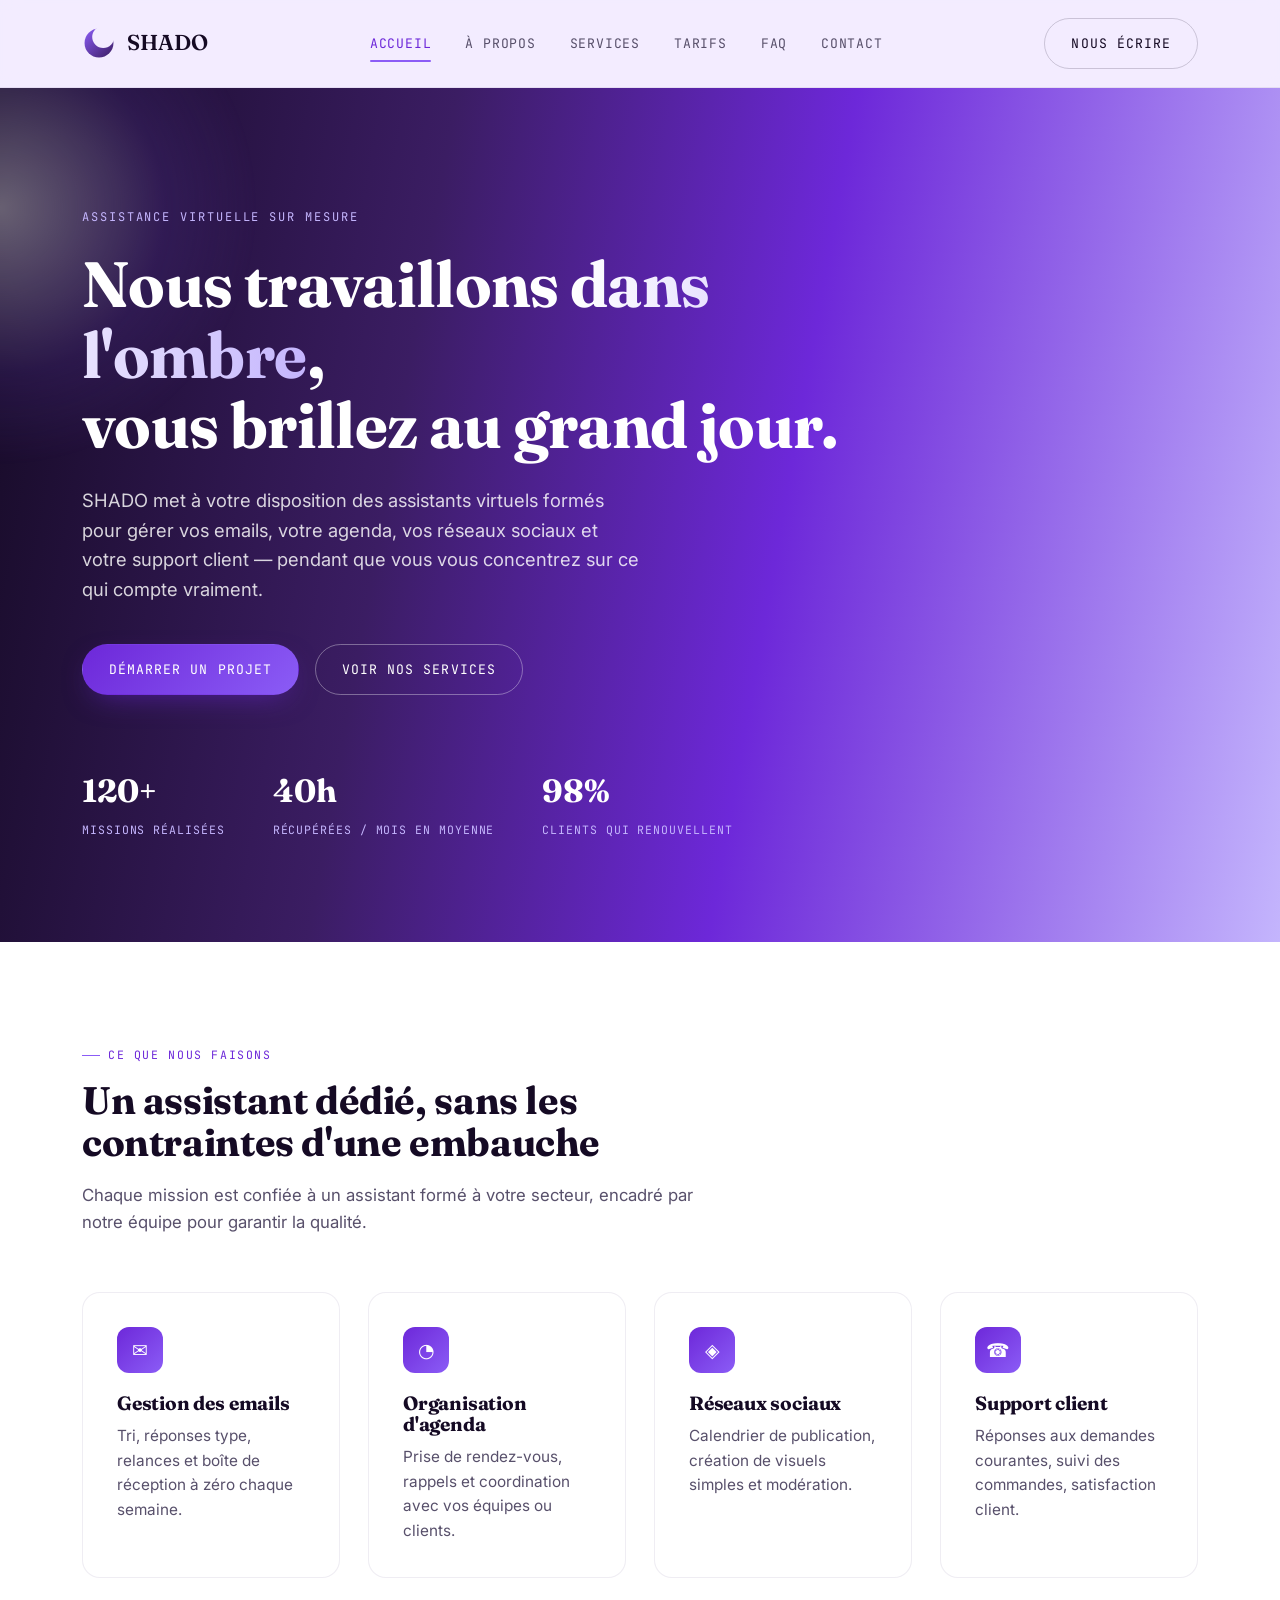
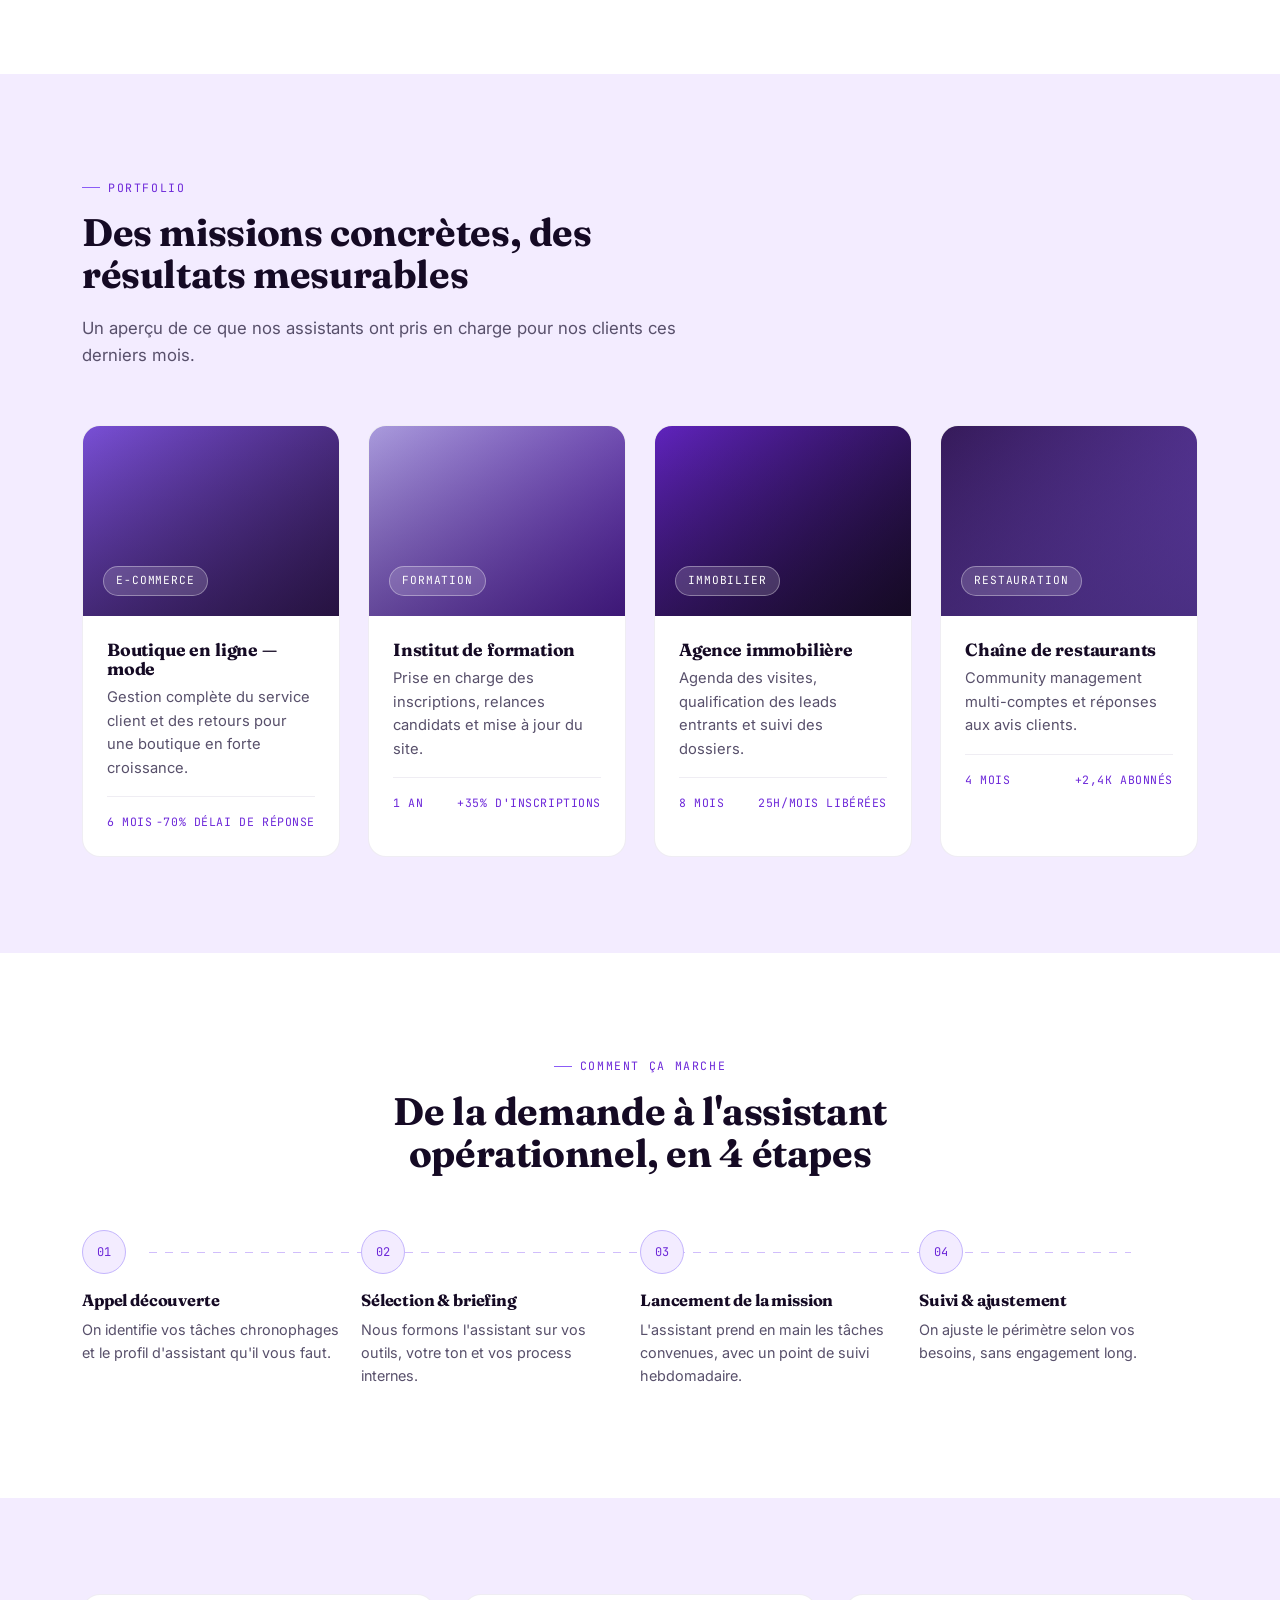
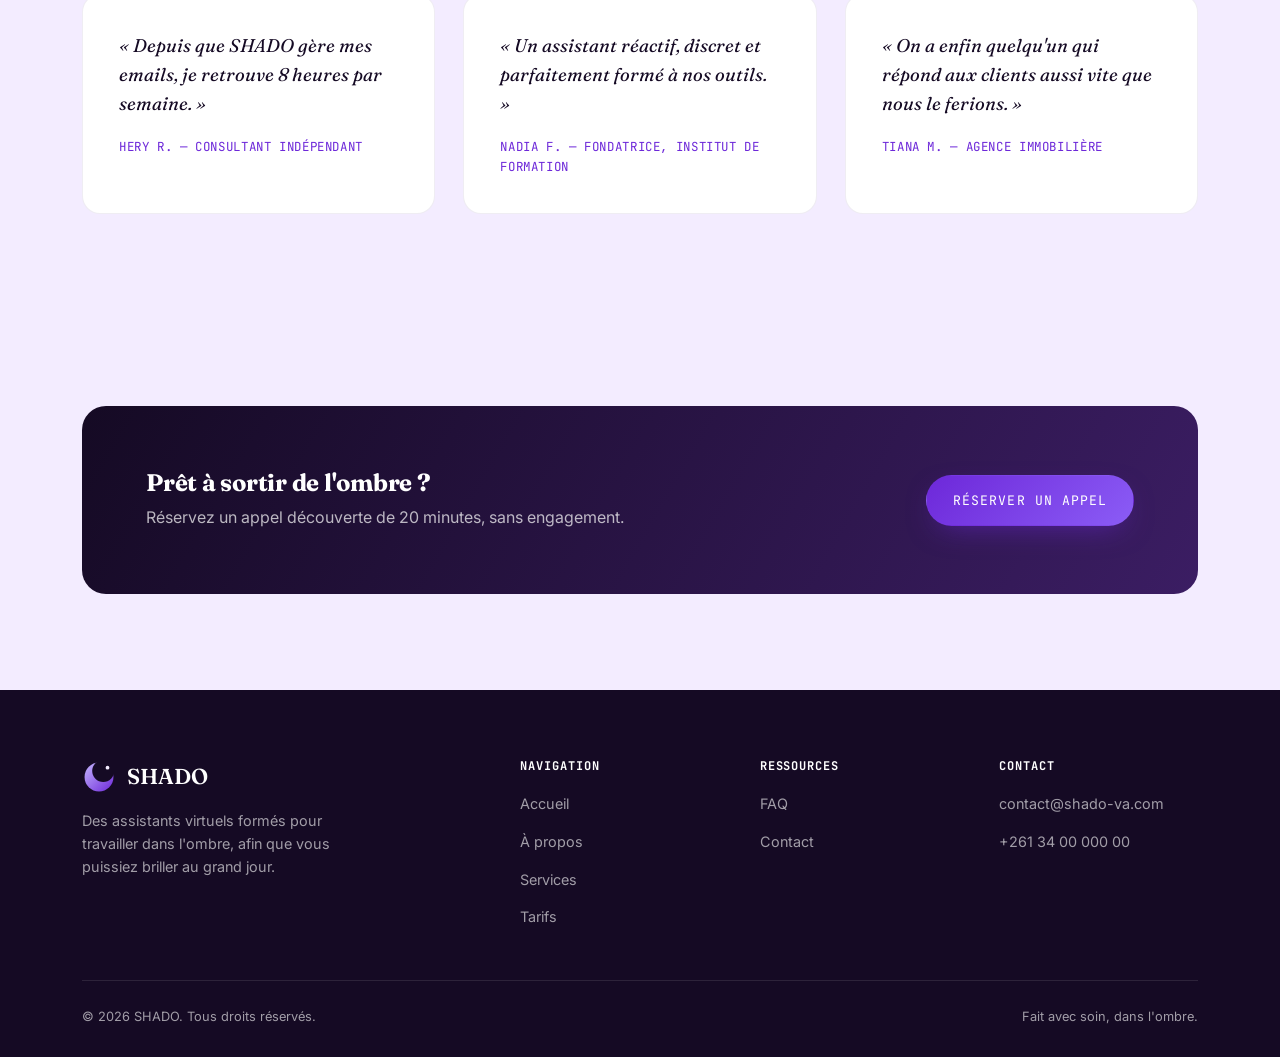
<file: index.html>
<!DOCTYPE html>
<html lang="fr">
<head>
<meta charset="UTF-8">
<meta name="viewport" content="width=device-width, initial-scale=1.0">
<title>SHADO — Assistants virtuels qui travaillent dans l'ombre</title>
<meta name="description" content="SHADO forme et place des assistants virtuels dédiés à votre activité : emails, agenda, réseaux sociaux, support client. Nous travaillons dans l'ombre, vous brillez au grand jour.">
<link rel="preconnect" href="https://fonts.googleapis.com">
<link href="https://fonts.googleapis.com/css2?family=Fraunces:ital,wght@0,400;0,600;1,500&family=Inter:wght@400;500;600&family=JetBrains+Mono:wght@400;500&display=swap" rel="stylesheet">
<link rel="stylesheet" href="style.css">
</head>
<body>

<header class="site">
  <div class="nav-wrap">
    <a href="index.html" class="logo"><span class="logo-mark" aria-hidden="true">
      <svg viewBox="0 0 40 40">
        <defs>
          <linearGradient id="logoGradNav" x1="0%" y1="0%" x2="100%" y2="100%">
            <stop offset="0%" stop-color="#8B5CF6"/>
            <stop offset="100%" stop-color="#3B1D63"/>
          </linearGradient>
          <mask id="logoMaskNav">
            <rect width="40" height="40" fill="#fff"/>
            <circle cx="25" cy="13" r="13" fill="#000"/>
          </mask>
        </defs>
        <circle class="logo-ring" cx="20" cy="20" r="17" fill="none" stroke="#8B5CF6" stroke-width="1.5"/>
        <circle cx="20" cy="20" r="17" fill="url(#logoGradNav)" mask="url(#logoMaskNav)"/>
        <circle class="logo-spark" cx="30" cy="9" r="2.2" fill="#F3ECFF"/>
      </svg>
    </span>SHADO</a>
    <nav class="links">
      <a href="index.html" class="active">Accueil</a>
      <a href="a-propos.html">À propos</a>
      <a href="services.html">Services</a>
      <a href="tarifs.html">Tarifs</a>
      <a href="faq.html">FAQ</a>
      <a href="contact.html">Contact</a>
    </nav>
    <div class="nav-cta">
      <a href="contact.html" class="btn btn-ghost">Nous écrire</a>
      <button class="burger" aria-label="Menu"><span></span><span></span><span></span></button>
    </div>
  </div>
</header>

<section class="hero">
  <div class="aura"></div>
  <div class="container">
    <span class="hero-eyebrow">Assistance virtuelle sur mesure</span>
    <h1>Nous travaillons <span class="fade">dans l'ombre</span>,<br>vous brillez au grand jour.</h1>
    <p class="lead">SHADO met à votre disposition des assistants virtuels formés pour gérer vos emails, votre agenda, vos réseaux sociaux et votre support client — pendant que vous vous concentrez sur ce qui compte vraiment.</p>
    <div class="hero-actions">
      <a href="contact.html" class="btn btn-primary">Démarrer un projet</a>
      <a href="services.html" class="btn btn-on-dark">Voir nos services</a>
    </div>
    <div class="hero-stats">
      <div class="stat"><b>120+</b><span>Missions réalisées</span></div>
      <div class="stat"><b>40h</b><span>Récupérées / mois en moyenne</span></div>
      <div class="stat"><b>98%</b><span>Clients qui renouvellent</span></div>
    </div>
  </div>
</section>

<section class="bg-paper">
  <div class="container">
    <div class="section-head">
      <span class="eyebrow">Ce que nous faisons</span>
      <h2>Un assistant dédié, sans les contraintes d'une embauche</h2>
      <p>Chaque mission est confiée à un assistant formé à votre secteur, encadré par notre équipe pour garantir la qualité.</p>
    </div>
    <div class="grid grid-4">
      <div class="card">
        <div class="icon">✉</div>
        <h3>Gestion des emails</h3>
        <p>Tri, réponses type, relances et boîte de réception à zéro chaque semaine.</p>
      </div>
      <div class="card">
        <div class="icon">◔</div>
        <h3>Organisation d'agenda</h3>
        <p>Prise de rendez-vous, rappels et coordination avec vos équipes ou clients.</p>
      </div>
      <div class="card">
        <div class="icon">◈</div>
        <h3>Réseaux sociaux</h3>
        <p>Calendrier de publication, création de visuels simples et modération.</p>
      </div>
      <div class="card">
        <div class="icon">☎</div>
        <h3>Support client</h3>
        <p>Réponses aux demandes courantes, suivi des commandes, satisfaction client.</p>
      </div>
    </div>
  </div>
</section>

<section>
  <div class="container">
    <div class="section-head">
      <span class="eyebrow">Portfolio</span>
      <h2>Des missions concrètes, des résultats mesurables</h2>
      <p>Un aperçu de ce que nos assistants ont pris en charge pour nos clients ces derniers mois.</p>
    </div>
    <div class="grid grid-4">
      <div class="portfolio-card">
        <div class="portfolio-thumb thumb-1"><span class="tag">E-commerce</span></div>
        <div class="portfolio-body">
          <h3>Boutique en ligne — mode</h3>
          <p>Gestion complète du service client et des retours pour une boutique en forte croissance.</p>
          <div class="portfolio-meta"><span>6 mois</span><span>−70% délai de réponse</span></div>
        </div>
      </div>
      <div class="portfolio-card">
        <div class="portfolio-thumb thumb-2"><span class="tag">Formation</span></div>
        <div class="portfolio-body">
          <h3>Institut de formation</h3>
          <p>Prise en charge des inscriptions, relances candidats et mise à jour du site.</p>
          <div class="portfolio-meta"><span>1 an</span><span>+35% d'inscriptions</span></div>
        </div>
      </div>
      <div class="portfolio-card">
        <div class="portfolio-thumb thumb-3"><span class="tag">Immobilier</span></div>
        <div class="portfolio-body">
          <h3>Agence immobilière</h3>
          <p>Agenda des visites, qualification des leads entrants et suivi des dossiers.</p>
          <div class="portfolio-meta"><span>8 mois</span><span>25h/mois libérées</span></div>
        </div>
      </div>
      <div class="portfolio-card">
        <div class="portfolio-thumb thumb-4"><span class="tag">Restauration</span></div>
        <div class="portfolio-body">
          <h3>Chaîne de restaurants</h3>
          <p>Community management multi-comptes et réponses aux avis clients.</p>
          <div class="portfolio-meta"><span>4 mois</span><span>+2,4k abonnés</span></div>
        </div>
      </div>
    </div>
  </div>
</section>

<section class="bg-paper">
  <div class="container">
    <div class="section-head center">
      <span class="eyebrow">Comment ça marche</span>
      <h2>De la demande à l'assistant opérationnel, en 4 étapes</h2>
    </div>
    <div class="process">
      <div class="process-step">
        <div class="num">01</div>
        <h4>Appel découverte</h4>
        <p>On identifie vos tâches chronophages et le profil d'assistant qu'il vous faut.</p>
      </div>
      <div class="process-step">
        <div class="num">02</div>
        <h4>Sélection & briefing</h4>
        <p>Nous formons l'assistant sur vos outils, votre ton et vos process internes.</p>
      </div>
      <div class="process-step">
        <div class="num">03</div>
        <h4>Lancement de la mission</h4>
        <p>L'assistant prend en main les tâches convenues, avec un point de suivi hebdomadaire.</p>
      </div>
      <div class="process-step">
        <div class="num">04</div>
        <h4>Suivi & ajustement</h4>
        <p>On ajuste le périmètre selon vos besoins, sans engagement long.</p>
      </div>
    </div>
  </div>
</section>

<section>
  <div class="container">
    <div class="grid grid-3">
      <div class="testimonial">
        <p>« Depuis que SHADO gère mes emails, je retrouve 8 heures par semaine. »</p>
        <div class="who">Hery R. — Consultant indépendant</div>
      </div>
      <div class="testimonial">
        <p>« Un assistant réactif, discret et parfaitement formé à nos outils. »</p>
        <div class="who">Nadia F. — Fondatrice, institut de formation</div>
      </div>
      <div class="testimonial">
        <p>« On a enfin quelqu'un qui répond aux clients aussi vite que nous le ferions. »</p>
        <div class="who">Tiana M. — Agence immobilière</div>
      </div>
    </div>
  </div>
</section>

<section>
  <div class="container">
    <div class="cta-band">
      <div>
        <h2>Prêt à sortir de l'ombre ?</h2>
        <p>Réservez un appel découverte de 20 minutes, sans engagement.</p>
      </div>
      <a href="contact.html" class="btn btn-primary">Réserver un appel</a>
    </div>
  </div>
</section>

<footer class="site">
  <div class="container">
    <div class="footer-grid">
      <div>
        <div class="logo"><span class="logo-mark" aria-hidden="true">
          <svg viewBox="0 0 40 40">
            <defs>
              <linearGradient id="logoGradFooter" x1="0%" y1="0%" x2="100%" y2="100%">
                <stop offset="0%" stop-color="#C4B5FD"/>
                <stop offset="100%" stop-color="#6D28D9"/>
              </linearGradient>
              <mask id="logoMaskFooter">
                <rect width="40" height="40" fill="#fff"/>
                <circle cx="25" cy="13" r="13" fill="#000"/>
              </mask>
            </defs>
            <circle class="logo-ring" cx="20" cy="20" r="17" fill="none" stroke="#C4B5FD" stroke-width="1.5"/>
            <circle cx="20" cy="20" r="17" fill="url(#logoGradFooter)" mask="url(#logoMaskFooter)"/>
            <circle class="logo-spark" cx="30" cy="9" r="2.2" fill="#F3ECFF"/>
          </svg>
        </span>SHADO</div>
        <p>Des assistants virtuels formés pour travailler dans l'ombre, afin que vous puissiez briller au grand jour.</p>
      </div>
      <div>
        <h4>Navigation</h4>
        <ul>
          <li><a href="index.html">Accueil</a></li>
          <li><a href="a-propos.html">À propos</a></li>
          <li><a href="services.html">Services</a></li>
          <li><a href="tarifs.html">Tarifs</a></li>
        </ul>
      </div>
      <div>
        <h4>Ressources</h4>
        <ul>
          <li><a href="faq.html">FAQ</a></li>
          <li><a href="contact.html">Contact</a></li>
        </ul>
      </div>
      <div>
        <h4>Contact</h4>
        <ul>
          <li><a href="mailto:contact@shado-va.com">contact@shado-va.com</a></li>
          <li><a href="tel:+261340000000">+261 34 00 000 00</a></li>
        </ul>
      </div>
    </div>
    <div class="footer-bottom">
      <span>© 2026 SHADO. Tous droits réservés.</span>
      <span>Fait avec soin, dans l'ombre.</span>
    </div>
  </div>
</footer>

<script src="script.js"></script>
</body>
</html>
</file>
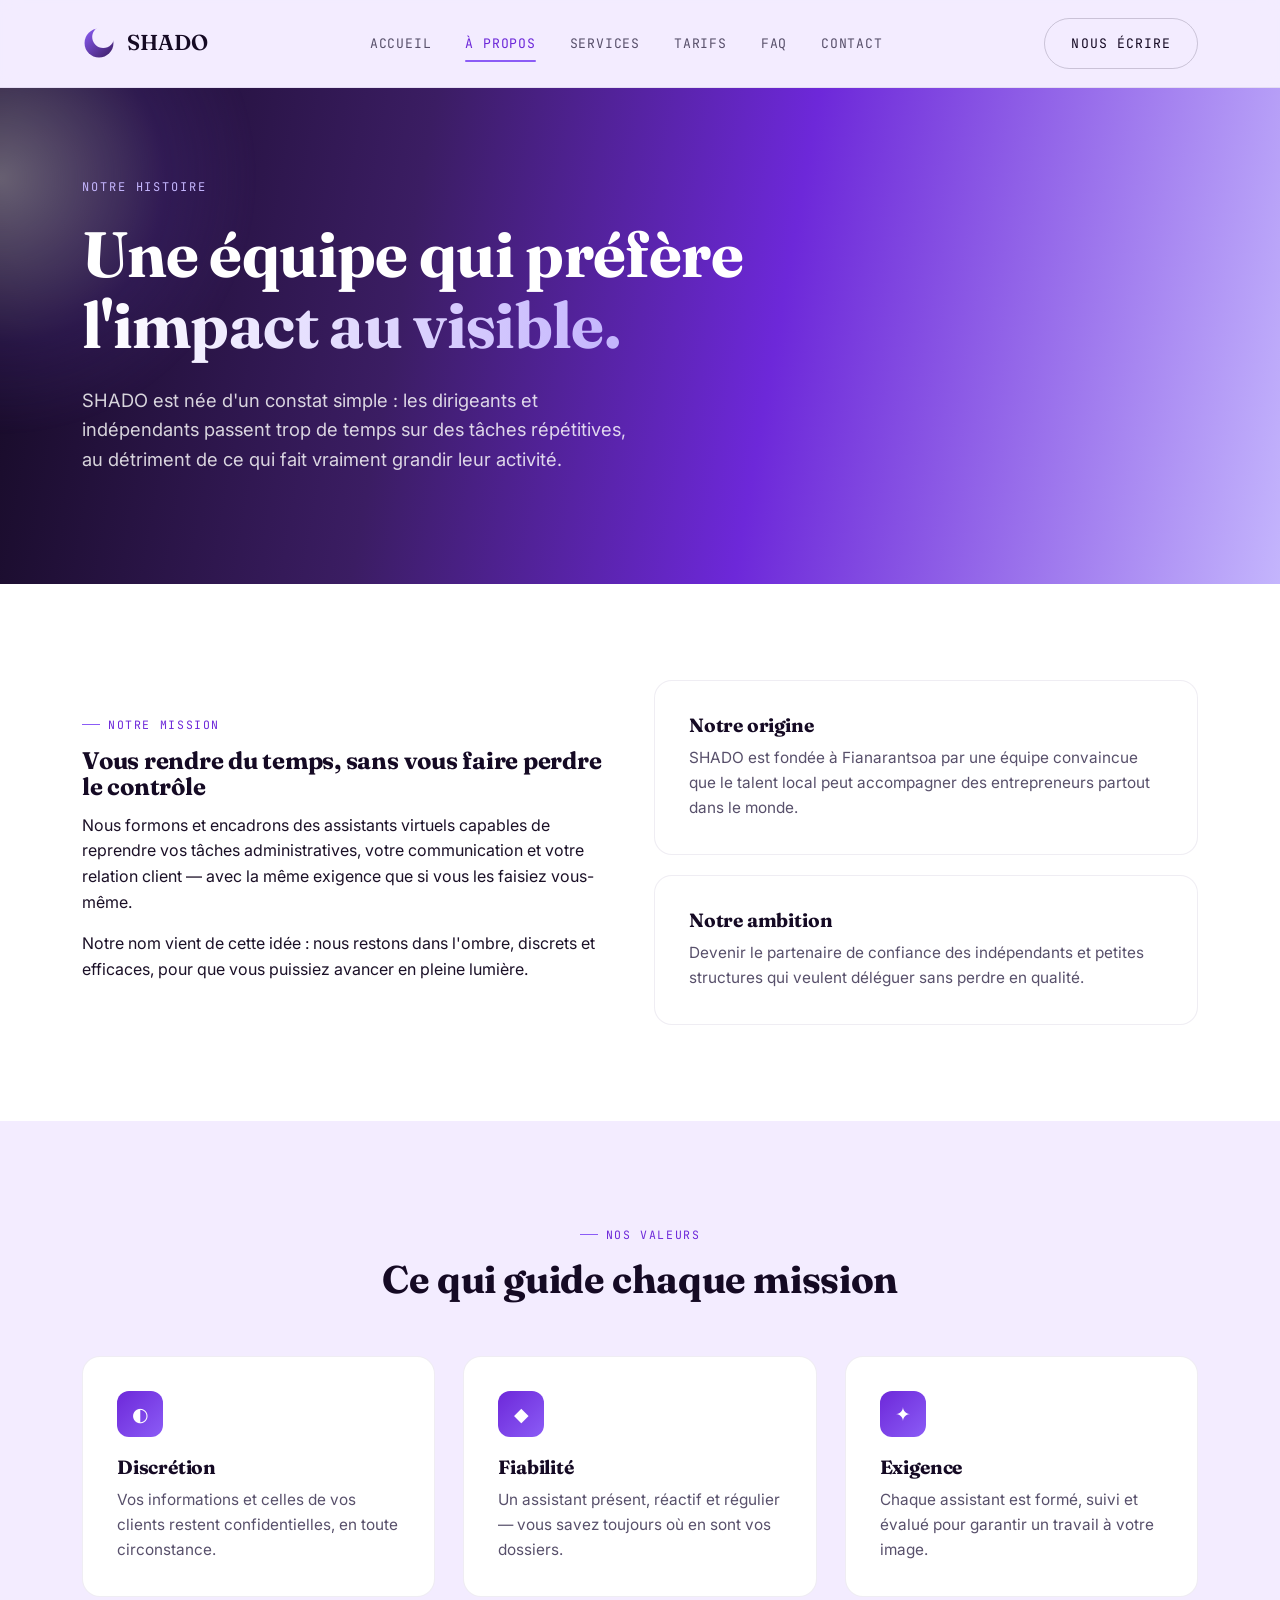
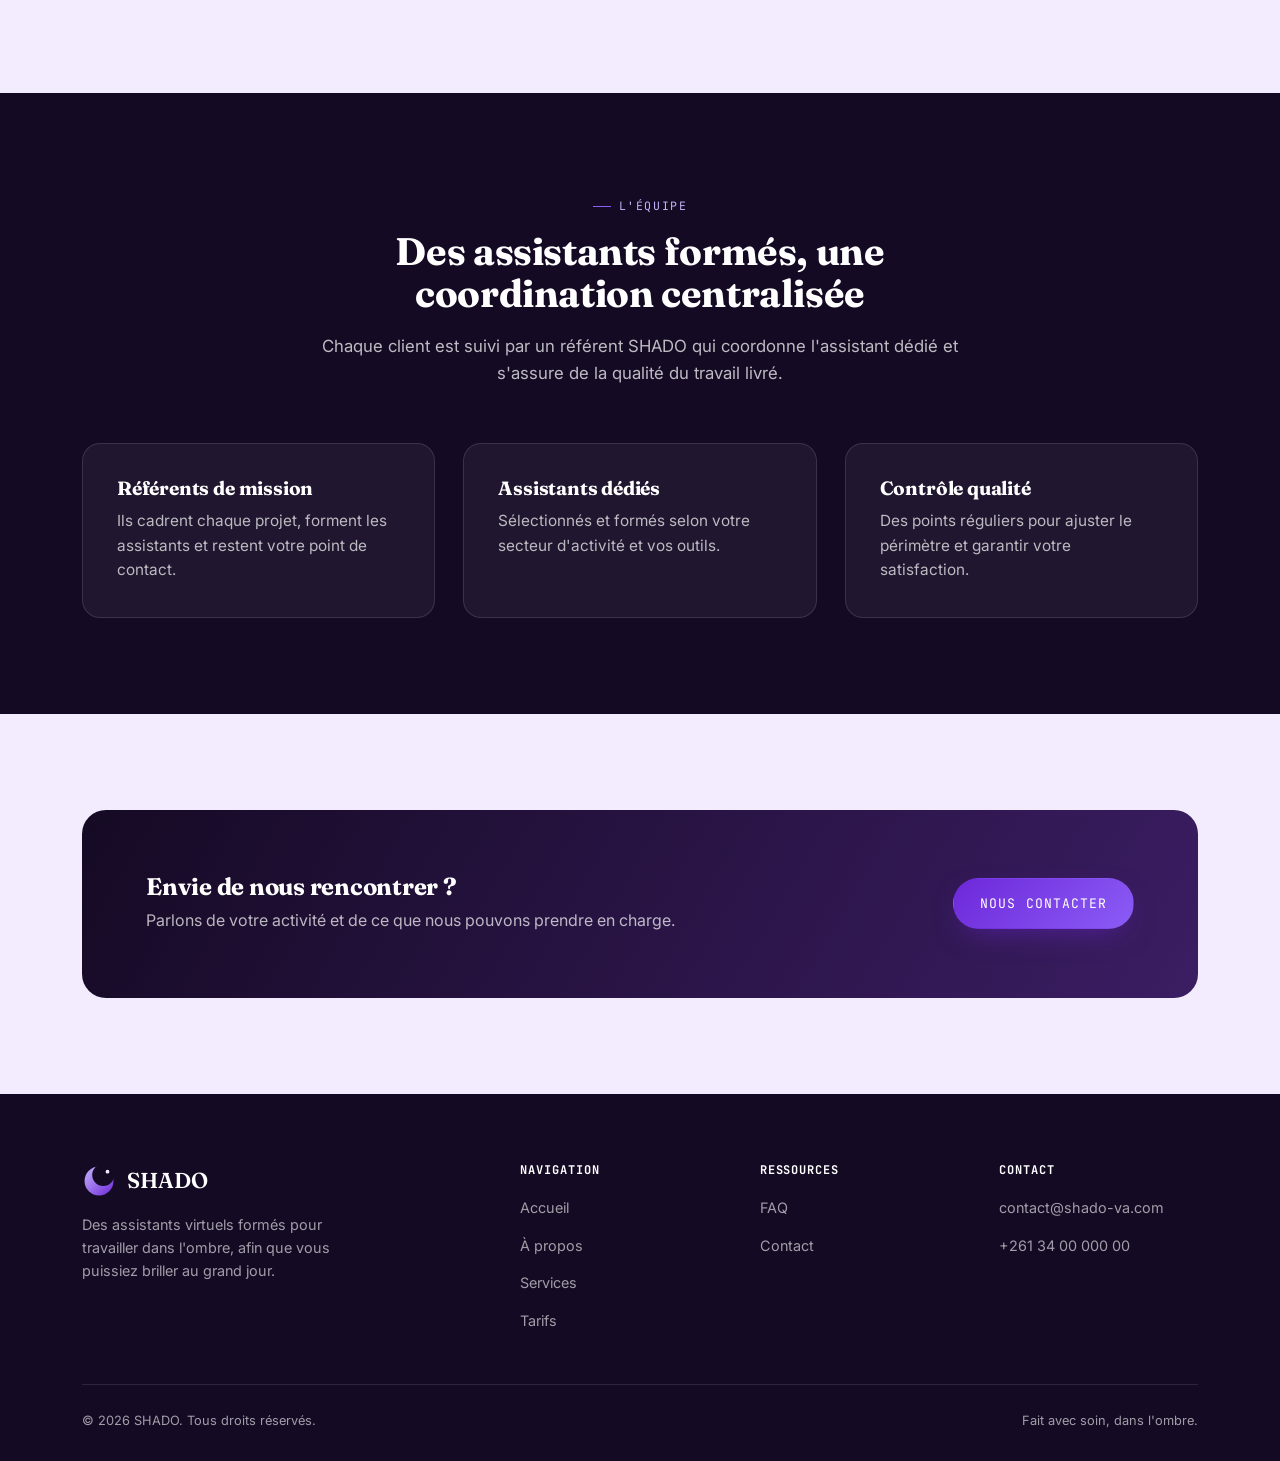
<file: a-propos.html>
<!DOCTYPE html>
<html lang="fr">
<head>
<meta charset="UTF-8">
<meta name="viewport" content="width=device-width, initial-scale=1.0">
<title>À propos — SHADO</title>
<meta name="description" content="Découvrez l'histoire, la mission et les valeurs de SHADO, l'agence d'assistants virtuels qui travaille dans l'ombre.">
<link rel="preconnect" href="https://fonts.googleapis.com">
<link href="https://fonts.googleapis.com/css2?family=Fraunces:ital,wght@0,400;0,600;1,500&family=Inter:wght@400;500;600&family=JetBrains+Mono:wght@400;500&display=swap" rel="stylesheet">
<link rel="stylesheet" href="style.css">
</head>
<body>

<header class="site">
  <div class="nav-wrap">
    <a href="index.html" class="logo"><span class="logo-mark" aria-hidden="true">
      <svg viewBox="0 0 40 40">
        <defs>
          <linearGradient id="logoGradNav" x1="0%" y1="0%" x2="100%" y2="100%">
            <stop offset="0%" stop-color="#8B5CF6"/>
            <stop offset="100%" stop-color="#3B1D63"/>
          </linearGradient>
          <mask id="logoMaskNav">
            <rect width="40" height="40" fill="#fff"/>
            <circle cx="25" cy="13" r="13" fill="#000"/>
          </mask>
        </defs>
        <circle class="logo-ring" cx="20" cy="20" r="17" fill="none" stroke="#8B5CF6" stroke-width="1.5"/>
        <circle cx="20" cy="20" r="17" fill="url(#logoGradNav)" mask="url(#logoMaskNav)"/>
        <circle class="logo-spark" cx="30" cy="9" r="2.2" fill="#F3ECFF"/>
      </svg>
    </span>SHADO</a>
    <nav class="links">
      <a href="index.html">Accueil</a>
      <a href="a-propos.html" class="active">À propos</a>
      <a href="services.html">Services</a>
      <a href="tarifs.html">Tarifs</a>
      <a href="faq.html">FAQ</a>
      <a href="contact.html">Contact</a>
    </nav>
    <div class="nav-cta">
      <a href="contact.html" class="btn btn-ghost">Nous écrire</a>
      <button class="burger" aria-label="Menu"><span></span><span></span><span></span></button>
    </div>
  </div>
</header>

<section class="hero" style="padding:90px 0 70px;">
  <div class="aura"></div>
  <div class="container">
    <span class="hero-eyebrow">Notre histoire</span>
    <h1>Une équipe qui préfère<br><span class="fade">l'impact au visible.</span></h1>
    <p class="lead">SHADO est née d'un constat simple : les dirigeants et indépendants passent trop de temps sur des tâches répétitives, au détriment de ce qui fait vraiment grandir leur activité.</p>
  </div>
</section>

<section class="bg-paper">
  <div class="container">
    <div class="grid grid-2" style="align-items:center;">
      <div>
        <span class="eyebrow">Notre mission</span>
        <h2>Vous rendre du temps, sans vous faire perdre le contrôle</h2>
        <p>Nous formons et encadrons des assistants virtuels capables de reprendre vos tâches administratives, votre communication et votre relation client — avec la même exigence que si vous les faisiez vous-même.</p>
        <p>Notre nom vient de cette idée : nous restons dans l'ombre, discrets et efficaces, pour que vous puissiez avancer en pleine lumière.</p>
      </div>
      <div class="grid" style="gap:20px;">
        <div class="card">
          <h3>Notre origine</h3>
          <p>SHADO est fondée à Fianarantsoa par une équipe convaincue que le talent local peut accompagner des entrepreneurs partout dans le monde.</p>
        </div>
        <div class="card">
          <h3>Notre ambition</h3>
          <p>Devenir le partenaire de confiance des indépendants et petites structures qui veulent déléguer sans perdre en qualité.</p>
        </div>
      </div>
    </div>
  </div>
</section>

<section>
  <div class="container">
    <div class="section-head center">
      <span class="eyebrow">Nos valeurs</span>
      <h2>Ce qui guide chaque mission</h2>
    </div>
    <div class="grid grid-3">
      <div class="card">
        <div class="icon">◐</div>
        <h3>Discrétion</h3>
        <p>Vos informations et celles de vos clients restent confidentielles, en toute circonstance.</p>
      </div>
      <div class="card">
        <div class="icon">◆</div>
        <h3>Fiabilité</h3>
        <p>Un assistant présent, réactif et régulier — vous savez toujours où en sont vos dossiers.</p>
      </div>
      <div class="card">
        <div class="icon">✦</div>
        <h3>Exigence</h3>
        <p>Chaque assistant est formé, suivi et évalué pour garantir un travail à votre image.</p>
      </div>
    </div>
  </div>
</section>

<section class="bg-deep">
  <div class="container">
    <div class="section-head center">
      <span class="eyebrow" style="color:var(--lavender);">L'équipe</span>
      <h2>Des assistants formés, une coordination centralisée</h2>
      <p>Chaque client est suivi par un référent SHADO qui coordonne l'assistant dédié et s'assure de la qualité du travail livré.</p>
    </div>
    <div class="grid grid-3">
      <div class="card" style="background:rgba(255,255,255,.05);border-color:rgba(255,255,255,.12);">
        <h3 style="color:#fff;">Référents de mission</h3>
        <p style="color:rgba(255,255,255,.7);">Ils cadrent chaque projet, forment les assistants et restent votre point de contact.</p>
      </div>
      <div class="card" style="background:rgba(255,255,255,.05);border-color:rgba(255,255,255,.12);">
        <h3 style="color:#fff;">Assistants dédiés</h3>
        <p style="color:rgba(255,255,255,.7);">Sélectionnés et formés selon votre secteur d'activité et vos outils.</p>
      </div>
      <div class="card" style="background:rgba(255,255,255,.05);border-color:rgba(255,255,255,.12);">
        <h3 style="color:#fff;">Contrôle qualité</h3>
        <p style="color:rgba(255,255,255,.7);">Des points réguliers pour ajuster le périmètre et garantir votre satisfaction.</p>
      </div>
    </div>
  </div>
</section>

<section>
  <div class="container">
    <div class="cta-band">
      <div>
        <h2>Envie de nous rencontrer ?</h2>
        <p>Parlons de votre activité et de ce que nous pouvons prendre en charge.</p>
      </div>
      <a href="contact.html" class="btn btn-primary">Nous contacter</a>
    </div>
  </div>
</section>

<footer class="site">
  <div class="container">
    <div class="footer-grid">
      <div>
        <div class="logo"><span class="logo-mark" aria-hidden="true">
          <svg viewBox="0 0 40 40">
            <defs>
              <linearGradient id="logoGradFooter" x1="0%" y1="0%" x2="100%" y2="100%">
                <stop offset="0%" stop-color="#C4B5FD"/>
                <stop offset="100%" stop-color="#6D28D9"/>
              </linearGradient>
              <mask id="logoMaskFooter">
                <rect width="40" height="40" fill="#fff"/>
                <circle cx="25" cy="13" r="13" fill="#000"/>
              </mask>
            </defs>
            <circle class="logo-ring" cx="20" cy="20" r="17" fill="none" stroke="#C4B5FD" stroke-width="1.5"/>
            <circle cx="20" cy="20" r="17" fill="url(#logoGradFooter)" mask="url(#logoMaskFooter)"/>
            <circle class="logo-spark" cx="30" cy="9" r="2.2" fill="#F3ECFF"/>
          </svg>
        </span>SHADO</div>
        <p>Des assistants virtuels formés pour travailler dans l'ombre, afin que vous puissiez briller au grand jour.</p>
      </div>
      <div>
        <h4>Navigation</h4>
        <ul>
          <li><a href="index.html">Accueil</a></li>
          <li><a href="a-propos.html">À propos</a></li>
          <li><a href="services.html">Services</a></li>
          <li><a href="tarifs.html">Tarifs</a></li>
        </ul>
      </div>
      <div>
        <h4>Ressources</h4>
        <ul>
          <li><a href="faq.html">FAQ</a></li>
          <li><a href="contact.html">Contact</a></li>
        </ul>
      </div>
      <div>
        <h4>Contact</h4>
        <ul>
          <li><a href="mailto:contact@shado-va.com">contact@shado-va.com</a></li>
          <li><a href="tel:+261340000000">+261 34 00 000 00</a></li>
        </ul>
      </div>
    </div>
    <div class="footer-bottom">
      <span>© 2026 SHADO. Tous droits réservés.</span>
      <span>Fait avec soin, dans l'ombre.</span>
    </div>
  </div>
</footer>

<script src="script.js"></script>
</body>
</html>
</file>
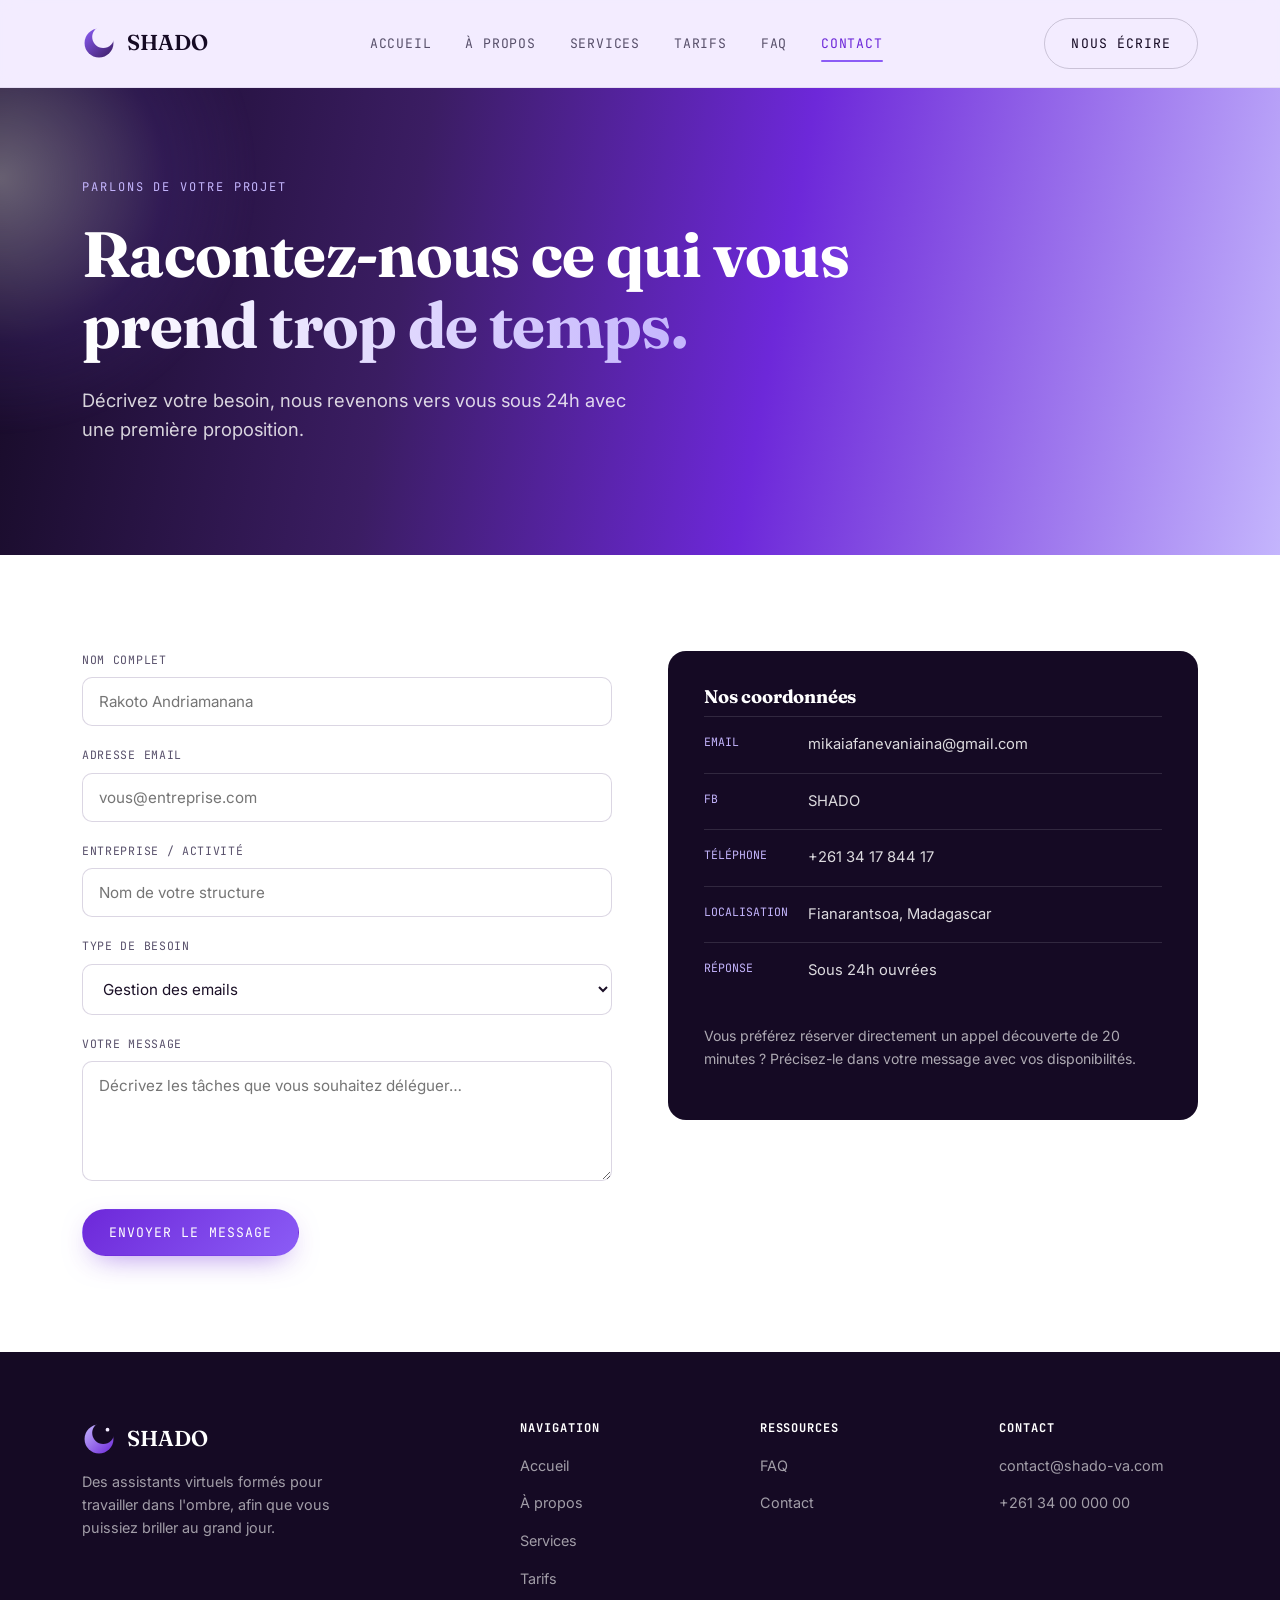
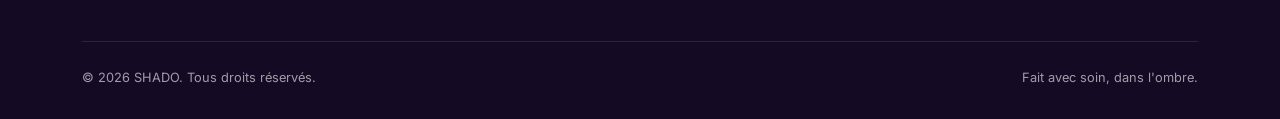
<file: contact.html>
<!DOCTYPE html>
<html lang="fr">
<head>
<meta charset="UTF-8">
<meta name="viewport" content="width=device-width, initial-scale=1.0">
<title>Contact — SHADO</title>
<meta name="description" content="Contactez SHADO pour discuter de votre projet d'assistance virtuelle. Réponse sous 24h.">
<link rel="preconnect" href="https://fonts.googleapis.com">
<link href="https://fonts.googleapis.com/css2?family=Fraunces:ital,wght@0,400;0,600;1,500&family=Inter:wght@400;500;600&family=JetBrains+Mono:wght@400;500&display=swap" rel="stylesheet">
<link rel="stylesheet" href="style.css">
</head>
<body>

<header class="site">
  <div class="nav-wrap">
    <a href="index.html" class="logo"><span class="logo-mark" aria-hidden="true">
      <svg viewBox="0 0 40 40">
        <defs>
          <linearGradient id="logoGradNav" x1="0%" y1="0%" x2="100%" y2="100%">
            <stop offset="0%" stop-color="#8B5CF6"/>
            <stop offset="100%" stop-color="#3B1D63"/>
          </linearGradient>
          <mask id="logoMaskNav">
            <rect width="40" height="40" fill="#fff"/>
            <circle cx="25" cy="13" r="13" fill="#000"/>
          </mask>
        </defs>
        <circle class="logo-ring" cx="20" cy="20" r="17" fill="none" stroke="#8B5CF6" stroke-width="1.5"/>
        <circle cx="20" cy="20" r="17" fill="url(#logoGradNav)" mask="url(#logoMaskNav)"/>
        <circle class="logo-spark" cx="30" cy="9" r="2.2" fill="#F3ECFF"/>
      </svg>
    </span>SHADO</a>
    <nav class="links">
      <a href="index.html">Accueil</a>
      <a href="a-propos.html">À propos</a>
      <a href="services.html">Services</a>
      <a href="tarifs.html">Tarifs</a>
      <a href="faq.html">FAQ</a>
      <a href="contact.html" class="active">Contact</a>
    </nav>
    <div class="nav-cta">
      <a href="contact.html" class="btn btn-ghost">Nous écrire</a>
      <button class="burger" aria-label="Menu"><span></span><span></span><span></span></button>
    </div>
  </div>
</header>

<section class="hero" style="padding:90px 0 70px;">
  <div class="aura"></div>
  <div class="container">
    <span class="hero-eyebrow">Parlons de votre projet</span>
    <h1>Racontez-nous ce qui vous <span class="fade">prend trop de temps.</span></h1>
    <p class="lead">Décrivez votre besoin, nous revenons vers vous sous 24h avec une première proposition.</p>
  </div>
</section>

<section class="bg-paper">
  <div class="container">
    <div class="contact-grid">
      <form id="contact-form">
        <div class="form-field">
          <label for="nom">Nom complet</label>
          <input type="text" id="nom" name="nom" placeholder="Rakoto Andriamanana" required>
        </div>
        <div class="form-field">
          <label for="email">Adresse email</label>
          <input type="email" id="email" name="email" placeholder="vous@entreprise.com" required>
        </div>
        <div class="form-field">
          <label for="entreprise">Entreprise / activité</label>
          <input type="text" id="entreprise" name="entreprise" placeholder="Nom de votre structure">
        </div>
        <div class="form-field">
          <label for="besoin">Type de besoin</label>
          <select id="besoin" name="besoin">
            <option>Gestion des emails</option>
            <option>Gestion d'agenda</option>
            <option>Réseaux sociaux</option>
            <option>Support client</option>
            <option>Saisie & administratif</option>
            <option>Autre / sur-mesure</option>
          </select>
        </div>
        <div class="form-field">
          <label for="message">Votre message</label>
          <textarea id="message" name="message" placeholder="Décrivez les tâches que vous souhaitez déléguer…" required></textarea>
        </div>
        <button type="submit" class="btn btn-primary">Envoyer le message</button>
        <div id="form-feedback"></div>
      </form>

      <div class="contact-info-card">
        <h3>Nos coordonnées</h3>
        <div class="contact-info-row"><span class="k">Email</span><span class="v">mikaiafanevaniaina@gmail.com</span></div>
        <div class="contact-info-row"><span class="k">Fb</span><span class="v">SHADO</span></div>
        <div class="contact-info-row"><span class="k">Téléphone</span><span class="v">+261 34 17 844 17</span></div>
        <div class="contact-info-row"><span class="k">Localisation</span><span class="v">Fianarantsoa, Madagascar</span></div>
        <div class="contact-info-row"><span class="k">Réponse</span><span class="v">Sous 24h ouvrées</span></div>
        <p style="margin-top:26px;color:rgba(255,255,255,.65);font-size:.88rem;">Vous préférez réserver directement un appel découverte de 20 minutes ? Précisez-le dans votre message avec vos disponibilités.</p>
      </div>
    </div>
  </div>
</section>

<footer class="site">
  <div class="container">
    <div class="footer-grid">
      <div>
        <div class="logo"><span class="logo-mark" aria-hidden="true">
          <svg viewBox="0 0 40 40">
            <defs>
              <linearGradient id="logoGradFooter" x1="0%" y1="0%" x2="100%" y2="100%">
                <stop offset="0%" stop-color="#C4B5FD"/>
                <stop offset="100%" stop-color="#6D28D9"/>
              </linearGradient>
              <mask id="logoMaskFooter">
                <rect width="40" height="40" fill="#fff"/>
                <circle cx="25" cy="13" r="13" fill="#000"/>
              </mask>
            </defs>
            <circle class="logo-ring" cx="20" cy="20" r="17" fill="none" stroke="#C4B5FD" stroke-width="1.5"/>
            <circle cx="20" cy="20" r="17" fill="url(#logoGradFooter)" mask="url(#logoMaskFooter)"/>
            <circle class="logo-spark" cx="30" cy="9" r="2.2" fill="#F3ECFF"/>
          </svg>
        </span>SHADO</div>
        <p>Des assistants virtuels formés pour travailler dans l'ombre, afin que vous puissiez briller au grand jour.</p>
      </div>
      <div>
        <h4>Navigation</h4>
        <ul>
          <li><a href="index.html">Accueil</a></li>
          <li><a href="a-propos.html">À propos</a></li>
          <li><a href="services.html">Services</a></li>
          <li><a href="tarifs.html">Tarifs</a></li>
        </ul>
      </div>
      <div>
        <h4>Ressources</h4>
        <ul>
          <li><a href="faq.html">FAQ</a></li>
          <li><a href="contact.html">Contact</a></li>
        </ul>
      </div>
      <div>
        <h4>Contact</h4>
        <ul>
          <li><a href="mailto:contact@shado-va.com">contact@shado-va.com</a></li>
          <li><a href="tel:+261340000000">+261 34 00 000 00</a></li>
        </ul>
      </div>
    </div>
    <div class="footer-bottom">
      <span>© 2026 SHADO. Tous droits réservés.</span>
      <span>Fait avec soin, dans l'ombre.</span>
    </div>
  </div>
</footer>

<script src="script.js"></script>
</body>
</html>
</file>
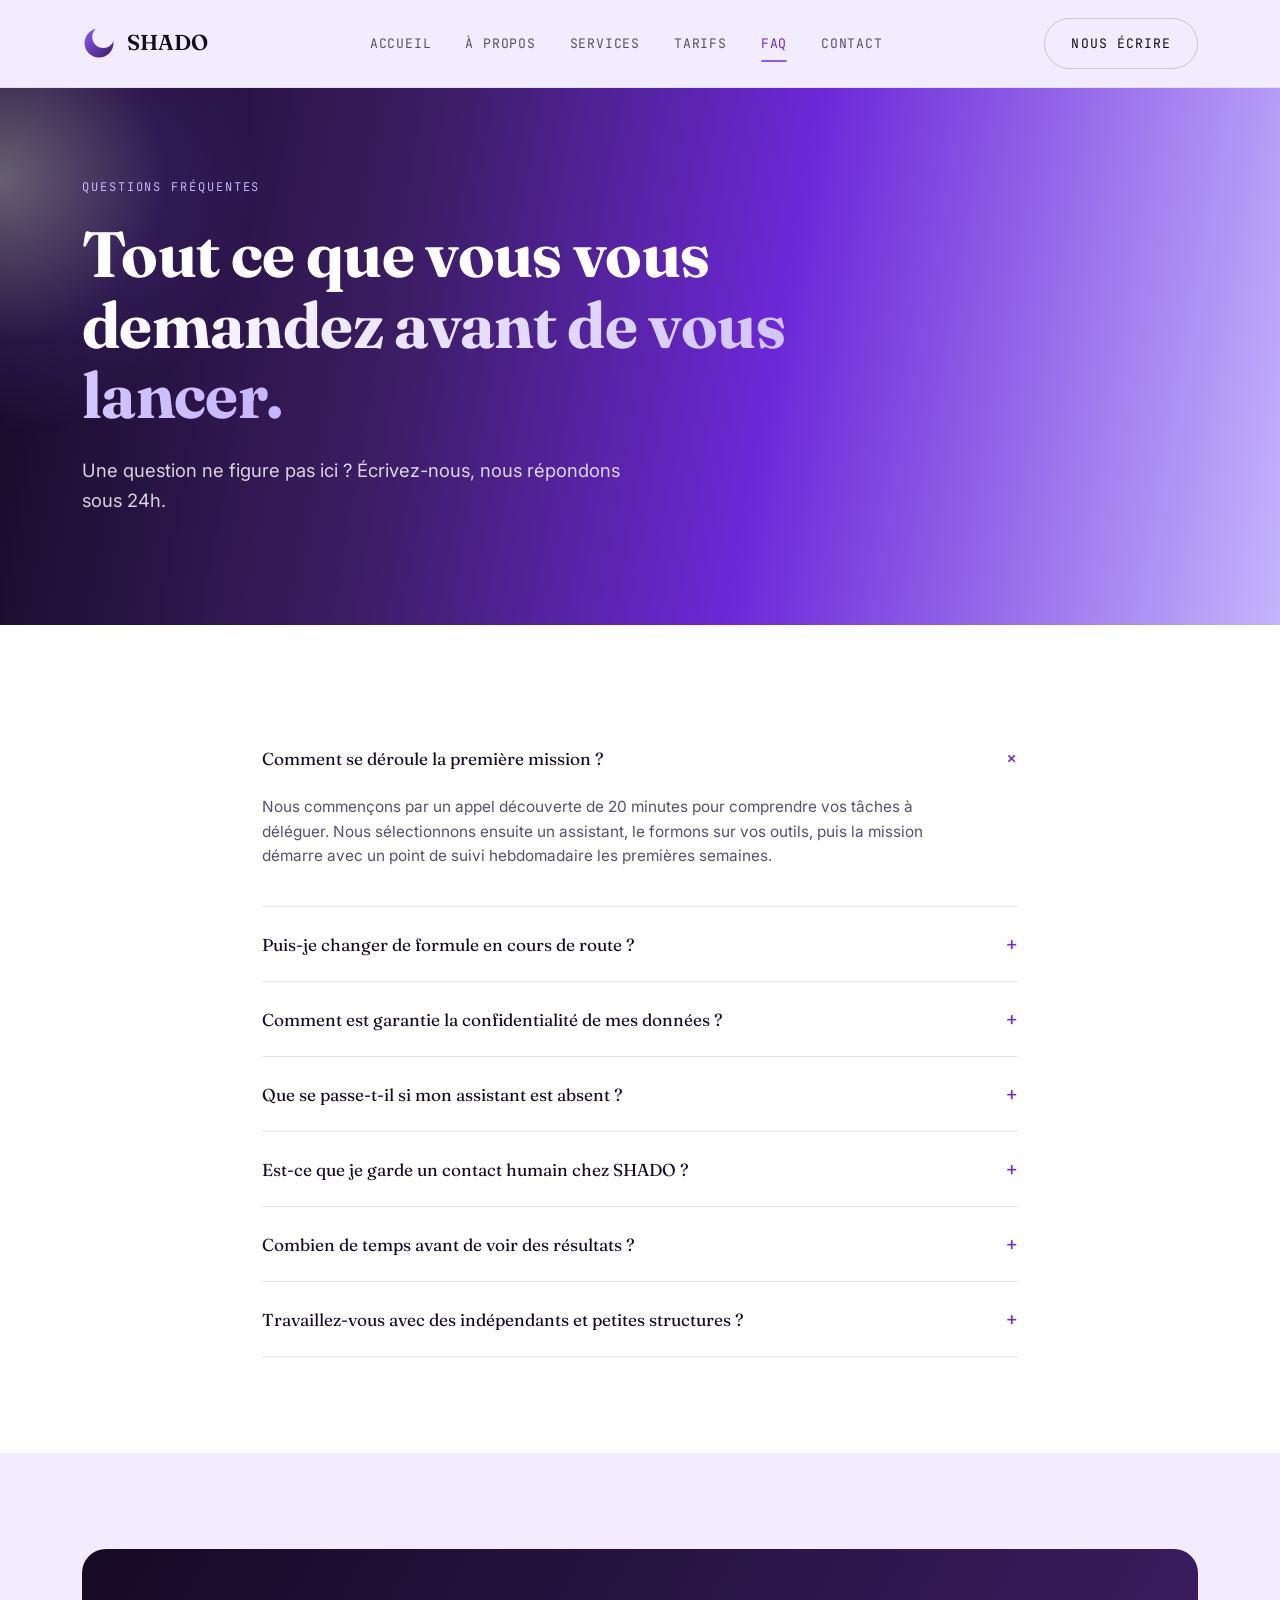
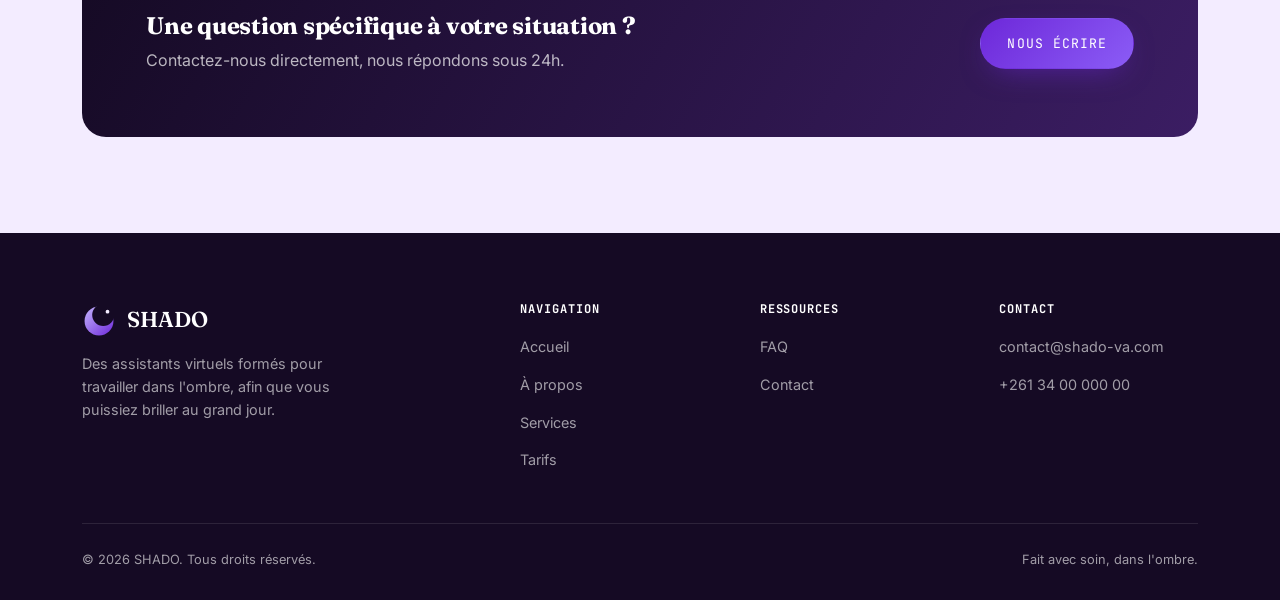
<file: faq.html>
<!DOCTYPE html>
<html lang="fr">
<head>
<meta charset="UTF-8">
<meta name="viewport" content="width=device-width, initial-scale=1.0">
<title>FAQ — SHADO</title>
<meta name="description" content="Les réponses aux questions les plus fréquentes sur les services d'assistance virtuelle de SHADO.">
<link rel="preconnect" href="https://fonts.googleapis.com">
<link href="https://fonts.googleapis.com/css2?family=Fraunces:ital,wght@0,400;0,600;1,500&family=Inter:wght@400;500;600&family=JetBrains+Mono:wght@400;500&display=swap" rel="stylesheet">
<link rel="stylesheet" href="style.css">
</head>
<body>

<header class="site">
  <div class="nav-wrap">
    <a href="index.html" class="logo"><span class="logo-mark" aria-hidden="true">
      <svg viewBox="0 0 40 40">
        <defs>
          <linearGradient id="logoGradNav" x1="0%" y1="0%" x2="100%" y2="100%">
            <stop offset="0%" stop-color="#8B5CF6"/>
            <stop offset="100%" stop-color="#3B1D63"/>
          </linearGradient>
          <mask id="logoMaskNav">
            <rect width="40" height="40" fill="#fff"/>
            <circle cx="25" cy="13" r="13" fill="#000"/>
          </mask>
        </defs>
        <circle class="logo-ring" cx="20" cy="20" r="17" fill="none" stroke="#8B5CF6" stroke-width="1.5"/>
        <circle cx="20" cy="20" r="17" fill="url(#logoGradNav)" mask="url(#logoMaskNav)"/>
        <circle class="logo-spark" cx="30" cy="9" r="2.2" fill="#F3ECFF"/>
      </svg>
    </span>SHADO</a>
    <nav class="links">
      <a href="index.html">Accueil</a>
      <a href="a-propos.html">À propos</a>
      <a href="services.html">Services</a>
      <a href="tarifs.html">Tarifs</a>
      <a href="faq.html" class="active">FAQ</a>
      <a href="contact.html">Contact</a>
    </nav>
    <div class="nav-cta">
      <a href="contact.html" class="btn btn-ghost">Nous écrire</a>
      <button class="burger" aria-label="Menu"><span></span><span></span><span></span></button>
    </div>
  </div>
</header>

<section class="hero" style="padding:90px 0 70px;">
  <div class="aura"></div>
  <div class="container">
    <span class="hero-eyebrow">Questions fréquentes</span>
    <h1>Tout ce que vous vous <span class="fade">demandez avant de vous lancer.</span></h1>
    <p class="lead">Une question ne figure pas ici ? Écrivez-nous, nous répondons sous 24h.</p>
  </div>
</section>

<section class="bg-paper">
  <div class="container" style="max-width:820px;">

    <div class="faq-item open">
      <button class="faq-q"><span>Comment se déroule la première mission ?</span><span class="plus">+</span></button>
      <div class="faq-a" style="max-height:200px;">
        <p>Nous commençons par un appel découverte de 20 minutes pour comprendre vos tâches à déléguer. Nous sélectionnons ensuite un assistant, le formons sur vos outils, puis la mission démarre avec un point de suivi hebdomadaire les premières semaines.</p>
      </div>
    </div>

    <div class="faq-item">
      <button class="faq-q"><span>Puis-je changer de formule en cours de route ?</span><span class="plus">+</span></button>
      <div class="faq-a">
        <p>Oui. Vous pouvez augmenter ou réduire le volume d'heures d'un mois à l'autre, selon l'évolution de votre activité, sans frais ni pénalité.</p>
      </div>
    </div>

    <div class="faq-item">
      <button class="faq-q"><span>Comment est garantie la confidentialité de mes données ?</span><span class="plus">+</span></button>
      <div class="faq-a">
        <p>Un accord de confidentialité est signé avant chaque mission. L'accès à vos outils est limité au strict nécessaire et peut être révoqué à tout moment.</p>
      </div>
    </div>

    <div class="faq-item">
      <button class="faq-q"><span>Que se passe-t-il si mon assistant est absent ?</span><span class="plus">+</span></button>
      <div class="faq-a">
        <p>La continuité de service est assurée : un second assistant, déjà briefé sur votre dossier, prend le relais sans surcoût pour vous.</p>
      </div>
    </div>

    <div class="faq-item">
      <button class="faq-q"><span>Est-ce que je garde un contact humain chez SHADO ?</span><span class="plus">+</span></button>
      <div class="faq-a">
        <p>Oui, chaque client dispose d'un référent de mission qui coordonne l'assistant dédié et reste votre interlocuteur en cas de besoin.</p>
      </div>
    </div>

    <div class="faq-item">
      <button class="faq-q"><span>Combien de temps avant de voir des résultats ?</span><span class="plus">+</span></button>
      <div class="faq-a">
        <p>La plupart de nos clients constatent un gain de temps mesurable dès les deux premières semaines, une fois l'assistant formé à leurs outils et process.</p>
      </div>
    </div>

    <div class="faq-item">
      <button class="faq-q"><span>Travaillez-vous avec des indépendants et petites structures ?</span><span class="plus">+</span></button>
      <div class="faq-a">
        <p>Oui, la majorité de nos clients sont des indépendants, des petites équipes et des structures en croissance qui n'ont pas encore besoin d'une embauche à temps plein.</p>
      </div>
    </div>

  </div>
</section>

<section>
  <div class="container">
    <div class="cta-band">
      <div>
        <h2>Une question spécifique à votre situation ?</h2>
        <p>Contactez-nous directement, nous répondons sous 24h.</p>
      </div>
      <a href="contact.html" class="btn btn-primary">Nous écrire</a>
    </div>
  </div>
</section>

<footer class="site">
  <div class="container">
    <div class="footer-grid">
      <div>
        <div class="logo"><span class="logo-mark" aria-hidden="true">
          <svg viewBox="0 0 40 40">
            <defs>
              <linearGradient id="logoGradFooter" x1="0%" y1="0%" x2="100%" y2="100%">
                <stop offset="0%" stop-color="#C4B5FD"/>
                <stop offset="100%" stop-color="#6D28D9"/>
              </linearGradient>
              <mask id="logoMaskFooter">
                <rect width="40" height="40" fill="#fff"/>
                <circle cx="25" cy="13" r="13" fill="#000"/>
              </mask>
            </defs>
            <circle class="logo-ring" cx="20" cy="20" r="17" fill="none" stroke="#C4B5FD" stroke-width="1.5"/>
            <circle cx="20" cy="20" r="17" fill="url(#logoGradFooter)" mask="url(#logoMaskFooter)"/>
            <circle class="logo-spark" cx="30" cy="9" r="2.2" fill="#F3ECFF"/>
          </svg>
        </span>SHADO</div>
        <p>Des assistants virtuels formés pour travailler dans l'ombre, afin que vous puissiez briller au grand jour.</p>
      </div>
      <div>
        <h4>Navigation</h4>
        <ul>
          <li><a href="index.html">Accueil</a></li>
          <li><a href="a-propos.html">À propos</a></li>
          <li><a href="services.html">Services</a></li>
          <li><a href="tarifs.html">Tarifs</a></li>
        </ul>
      </div>
      <div>
        <h4>Ressources</h4>
        <ul>
          <li><a href="faq.html">FAQ</a></li>
          <li><a href="contact.html">Contact</a></li>
        </ul>
      </div>
      <div>
        <h4>Contact</h4>
        <ul>
          <li><a href="mailto:contact@shado-va.com">contact@shado-va.com</a></li>
          <li><a href="tel:+261340000000">+261 34 00 000 00</a></li>
        </ul>
      </div>
    </div>
    <div class="footer-bottom">
      <span>© 2026 SHADO. Tous droits réservés.</span>
      <span>Fait avec soin, dans l'ombre.</span>
    </div>
  </div>
</footer>

<script src="script.js"></script>
</body>
</html>
</file>
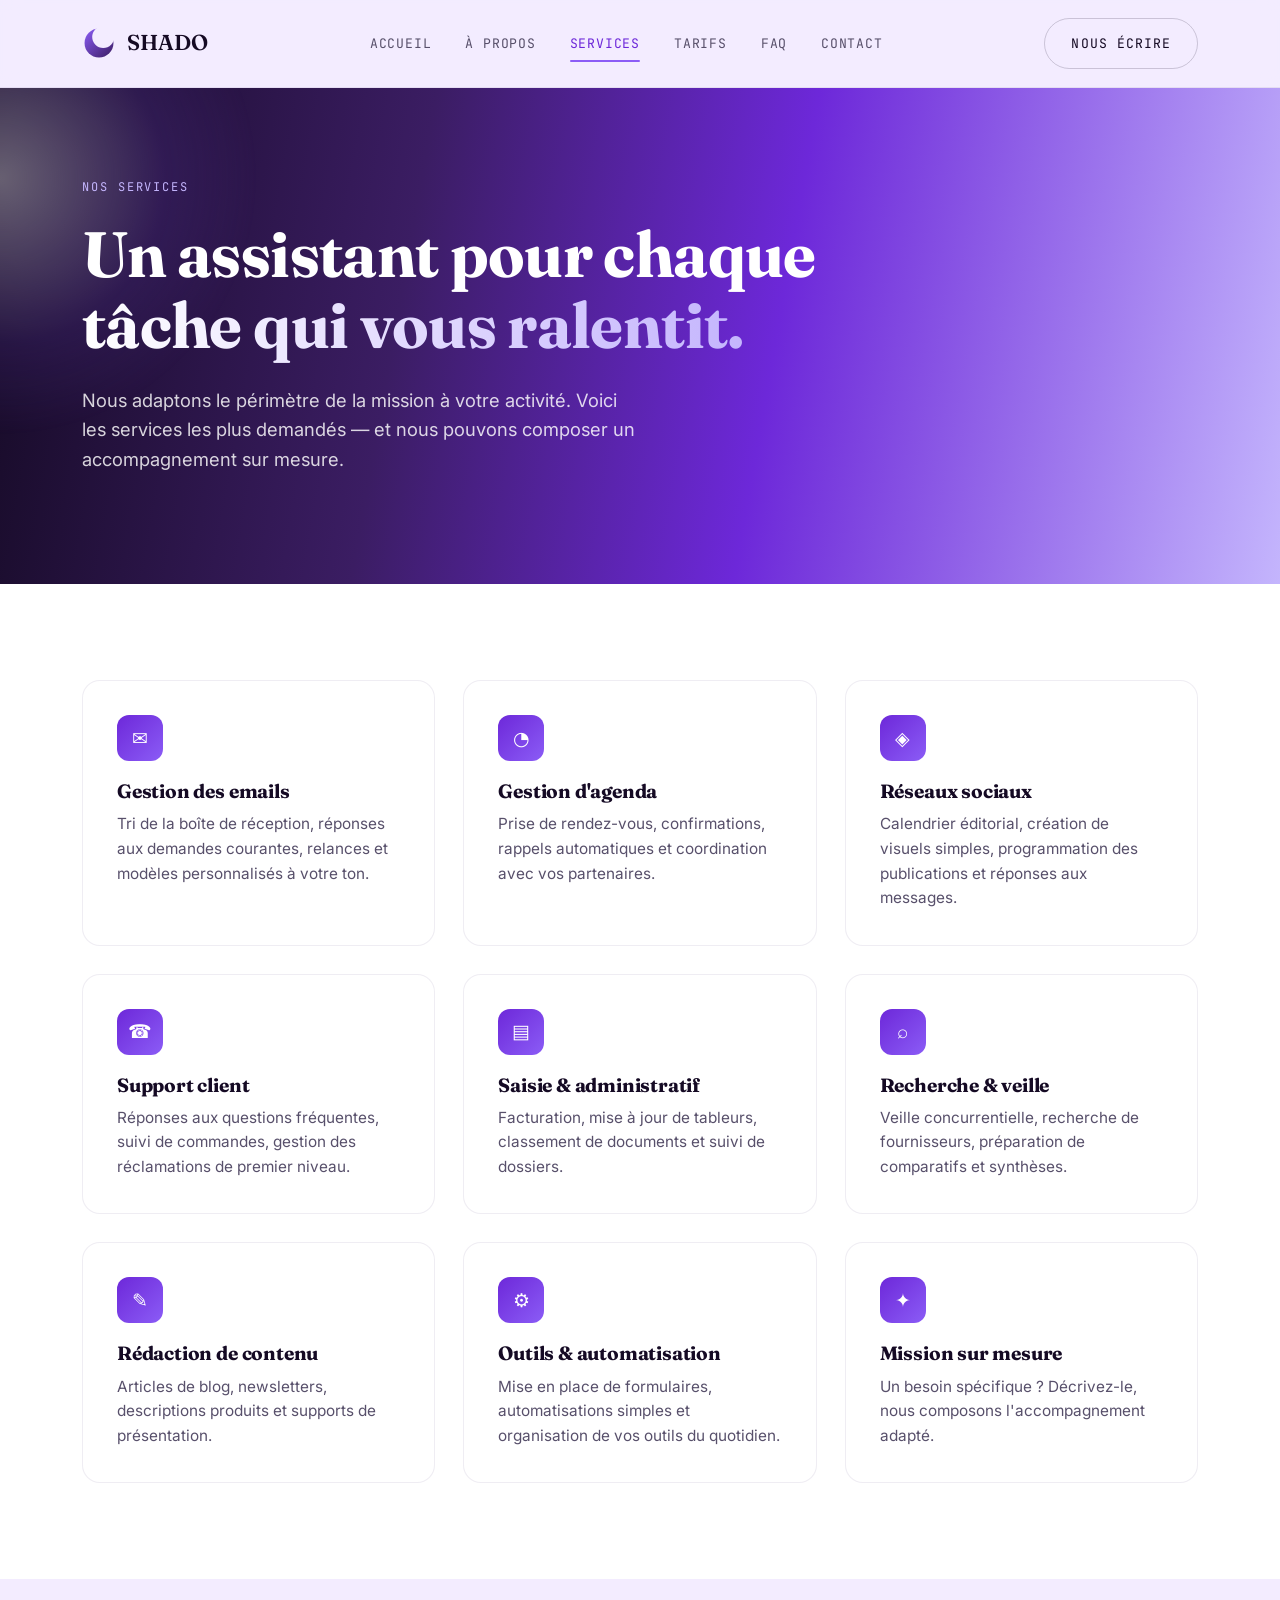
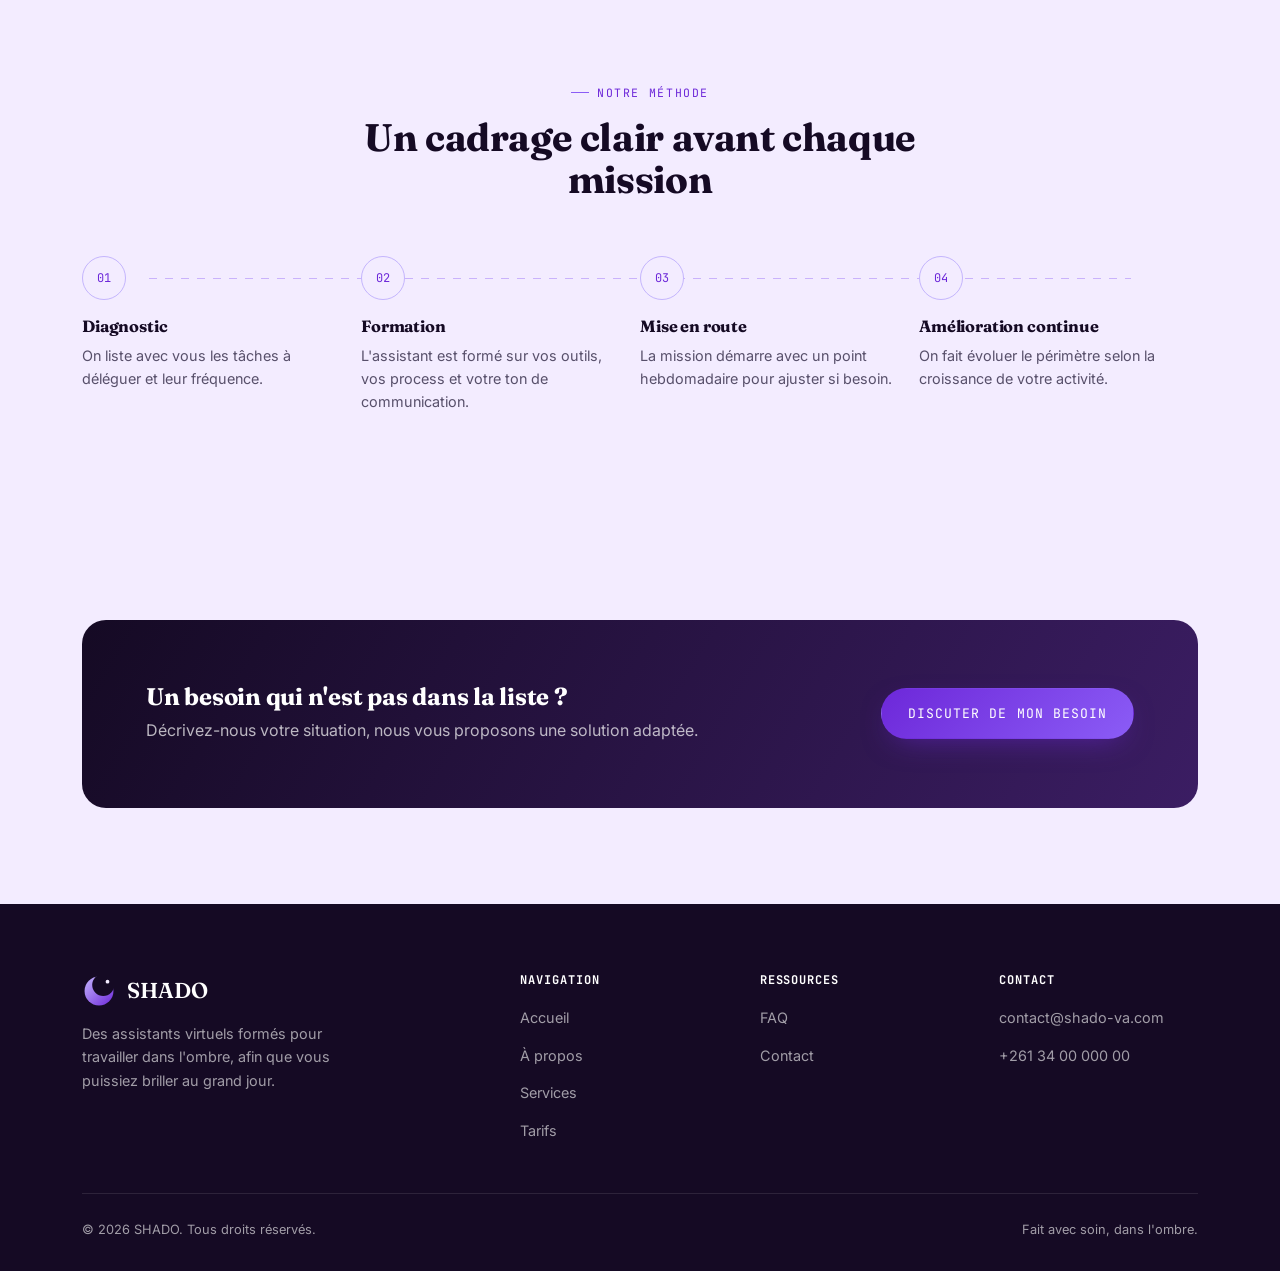
<file: services.html>
<!DOCTYPE html>
<html lang="fr">
<head>
<meta charset="UTF-8">
<meta name="viewport" content="width=device-width, initial-scale=1.0">
<title>Services — SHADO</title>
<meta name="description" content="Découvrez les services d'assistance virtuelle proposés par SHADO : emails, agenda, réseaux sociaux, support client, saisie administrative.">
<link rel="preconnect" href="https://fonts.googleapis.com">
<link href="https://fonts.googleapis.com/css2?family=Fraunces:ital,wght@0,400;0,600;1,500&family=Inter:wght@400;500;600&family=JetBrains+Mono:wght@400;500&display=swap" rel="stylesheet">
<link rel="stylesheet" href="style.css">
</head>
<body>

<header class="site">
  <div class="nav-wrap">
    <a href="index.html" class="logo"><span class="logo-mark" aria-hidden="true">
      <svg viewBox="0 0 40 40">
        <defs>
          <linearGradient id="logoGradNav" x1="0%" y1="0%" x2="100%" y2="100%">
            <stop offset="0%" stop-color="#8B5CF6"/>
            <stop offset="100%" stop-color="#3B1D63"/>
          </linearGradient>
          <mask id="logoMaskNav">
            <rect width="40" height="40" fill="#fff"/>
            <circle cx="25" cy="13" r="13" fill="#000"/>
          </mask>
        </defs>
        <circle class="logo-ring" cx="20" cy="20" r="17" fill="none" stroke="#8B5CF6" stroke-width="1.5"/>
        <circle cx="20" cy="20" r="17" fill="url(#logoGradNav)" mask="url(#logoMaskNav)"/>
        <circle class="logo-spark" cx="30" cy="9" r="2.2" fill="#F3ECFF"/>
      </svg>
    </span>SHADO</a>
    <nav class="links">
      <a href="index.html">Accueil</a>
      <a href="a-propos.html">À propos</a>
      <a href="services.html" class="active">Services</a>
      <a href="tarifs.html">Tarifs</a>
      <a href="faq.html">FAQ</a>
      <a href="contact.html">Contact</a>
    </nav>
    <div class="nav-cta">
      <a href="contact.html" class="btn btn-ghost">Nous écrire</a>
      <button class="burger" aria-label="Menu"><span></span><span></span><span></span></button>
    </div>
  </div>
</header>

<section class="hero" style="padding:90px 0 70px;">
  <div class="aura"></div>
  <div class="container">
    <span class="hero-eyebrow">Nos services</span>
    <h1>Un assistant pour chaque <span class="fade">tâche qui vous ralentit.</span></h1>
    <p class="lead">Nous adaptons le périmètre de la mission à votre activité. Voici les services les plus demandés — et nous pouvons composer un accompagnement sur mesure.</p>
  </div>
</section>

<section class="bg-paper">
  <div class="container">
    <div class="grid grid-3">
      <div class="card">
        <div class="icon">✉</div>
        <h3>Gestion des emails</h3>
        <p>Tri de la boîte de réception, réponses aux demandes courantes, relances et modèles personnalisés à votre ton.</p>
      </div>
      <div class="card">
        <div class="icon">◔</div>
        <h3>Gestion d'agenda</h3>
        <p>Prise de rendez-vous, confirmations, rappels automatiques et coordination avec vos partenaires.</p>
      </div>
      <div class="card">
        <div class="icon">◈</div>
        <h3>Réseaux sociaux</h3>
        <p>Calendrier éditorial, création de visuels simples, programmation des publications et réponses aux messages.</p>
      </div>
      <div class="card">
        <div class="icon">☎</div>
        <h3>Support client</h3>
        <p>Réponses aux questions fréquentes, suivi de commandes, gestion des réclamations de premier niveau.</p>
      </div>
      <div class="card">
        <div class="icon">▤</div>
        <h3>Saisie & administratif</h3>
        <p>Facturation, mise à jour de tableurs, classement de documents et suivi de dossiers.</p>
      </div>
      <div class="card">
        <div class="icon">⌕</div>
        <h3>Recherche & veille</h3>
        <p>Veille concurrentielle, recherche de fournisseurs, préparation de comparatifs et synthèses.</p>
      </div>
      <div class="card">
        <div class="icon">✎</div>
        <h3>Rédaction de contenu</h3>
        <p>Articles de blog, newsletters, descriptions produits et supports de présentation.</p>
      </div>
      <div class="card">
        <div class="icon">⚙</div>
        <h3>Outils & automatisation</h3>
        <p>Mise en place de formulaires, automatisations simples et organisation de vos outils du quotidien.</p>
      </div>
      <div class="card">
        <div class="icon">✦</div>
        <h3>Mission sur mesure</h3>
        <p>Un besoin spécifique ? Décrivez-le, nous composons l'accompagnement adapté.</p>
      </div>
    </div>
  </div>
</section>

<section>
  <div class="container">
    <div class="section-head center">
      <span class="eyebrow">Notre méthode</span>
      <h2>Un cadrage clair avant chaque mission</h2>
    </div>
    <div class="process">
      <div class="process-step">
        <div class="num">01</div>
        <h4>Diagnostic</h4>
        <p>On liste avec vous les tâches à déléguer et leur fréquence.</p>
      </div>
      <div class="process-step">
        <div class="num">02</div>
        <h4>Formation</h4>
        <p>L'assistant est formé sur vos outils, vos process et votre ton de communication.</p>
      </div>
      <div class="process-step">
        <div class="num">03</div>
        <h4>Mise en route</h4>
        <p>La mission démarre avec un point hebdomadaire pour ajuster si besoin.</p>
      </div>
      <div class="process-step">
        <div class="num">04</div>
        <h4>Amélioration continue</h4>
        <p>On fait évoluer le périmètre selon la croissance de votre activité.</p>
      </div>
    </div>
  </div>
</section>

<section>
  <div class="container">
    <div class="cta-band">
      <div>
        <h2>Un besoin qui n'est pas dans la liste ?</h2>
        <p>Décrivez-nous votre situation, nous vous proposons une solution adaptée.</p>
      </div>
      <a href="contact.html" class="btn btn-primary">Discuter de mon besoin</a>
    </div>
  </div>
</section>

<footer class="site">
  <div class="container">
    <div class="footer-grid">
      <div>
        <div class="logo"><span class="logo-mark" aria-hidden="true">
          <svg viewBox="0 0 40 40">
            <defs>
              <linearGradient id="logoGradFooter" x1="0%" y1="0%" x2="100%" y2="100%">
                <stop offset="0%" stop-color="#C4B5FD"/>
                <stop offset="100%" stop-color="#6D28D9"/>
              </linearGradient>
              <mask id="logoMaskFooter">
                <rect width="40" height="40" fill="#fff"/>
                <circle cx="25" cy="13" r="13" fill="#000"/>
              </mask>
            </defs>
            <circle class="logo-ring" cx="20" cy="20" r="17" fill="none" stroke="#C4B5FD" stroke-width="1.5"/>
            <circle cx="20" cy="20" r="17" fill="url(#logoGradFooter)" mask="url(#logoMaskFooter)"/>
            <circle class="logo-spark" cx="30" cy="9" r="2.2" fill="#F3ECFF"/>
          </svg>
        </span>SHADO</div>
        <p>Des assistants virtuels formés pour travailler dans l'ombre, afin que vous puissiez briller au grand jour.</p>
      </div>
      <div>
        <h4>Navigation</h4>
        <ul>
          <li><a href="index.html">Accueil</a></li>
          <li><a href="a-propos.html">À propos</a></li>
          <li><a href="services.html">Services</a></li>
          <li><a href="tarifs.html">Tarifs</a></li>
        </ul>
      </div>
      <div>
        <h4>Ressources</h4>
        <ul>
          <li><a href="faq.html">FAQ</a></li>
          <li><a href="contact.html">Contact</a></li>
        </ul>
      </div>
      <div>
        <h4>Contact</h4>
        <ul>
          <li><a href="mailto:contact@shado-va.com">contact@shado-va.com</a></li>
          <li><a href="tel:+261340000000">+261 34 00 000 00</a></li>
        </ul>
      </div>
    </div>
    <div class="footer-bottom">
      <span>© 2026 SHADO. Tous droits réservés.</span>
      <span>Fait avec soin, dans l'ombre.</span>
    </div>
  </div>
</footer>

<script src="script.js"></script>
</body>
</html>
</file>
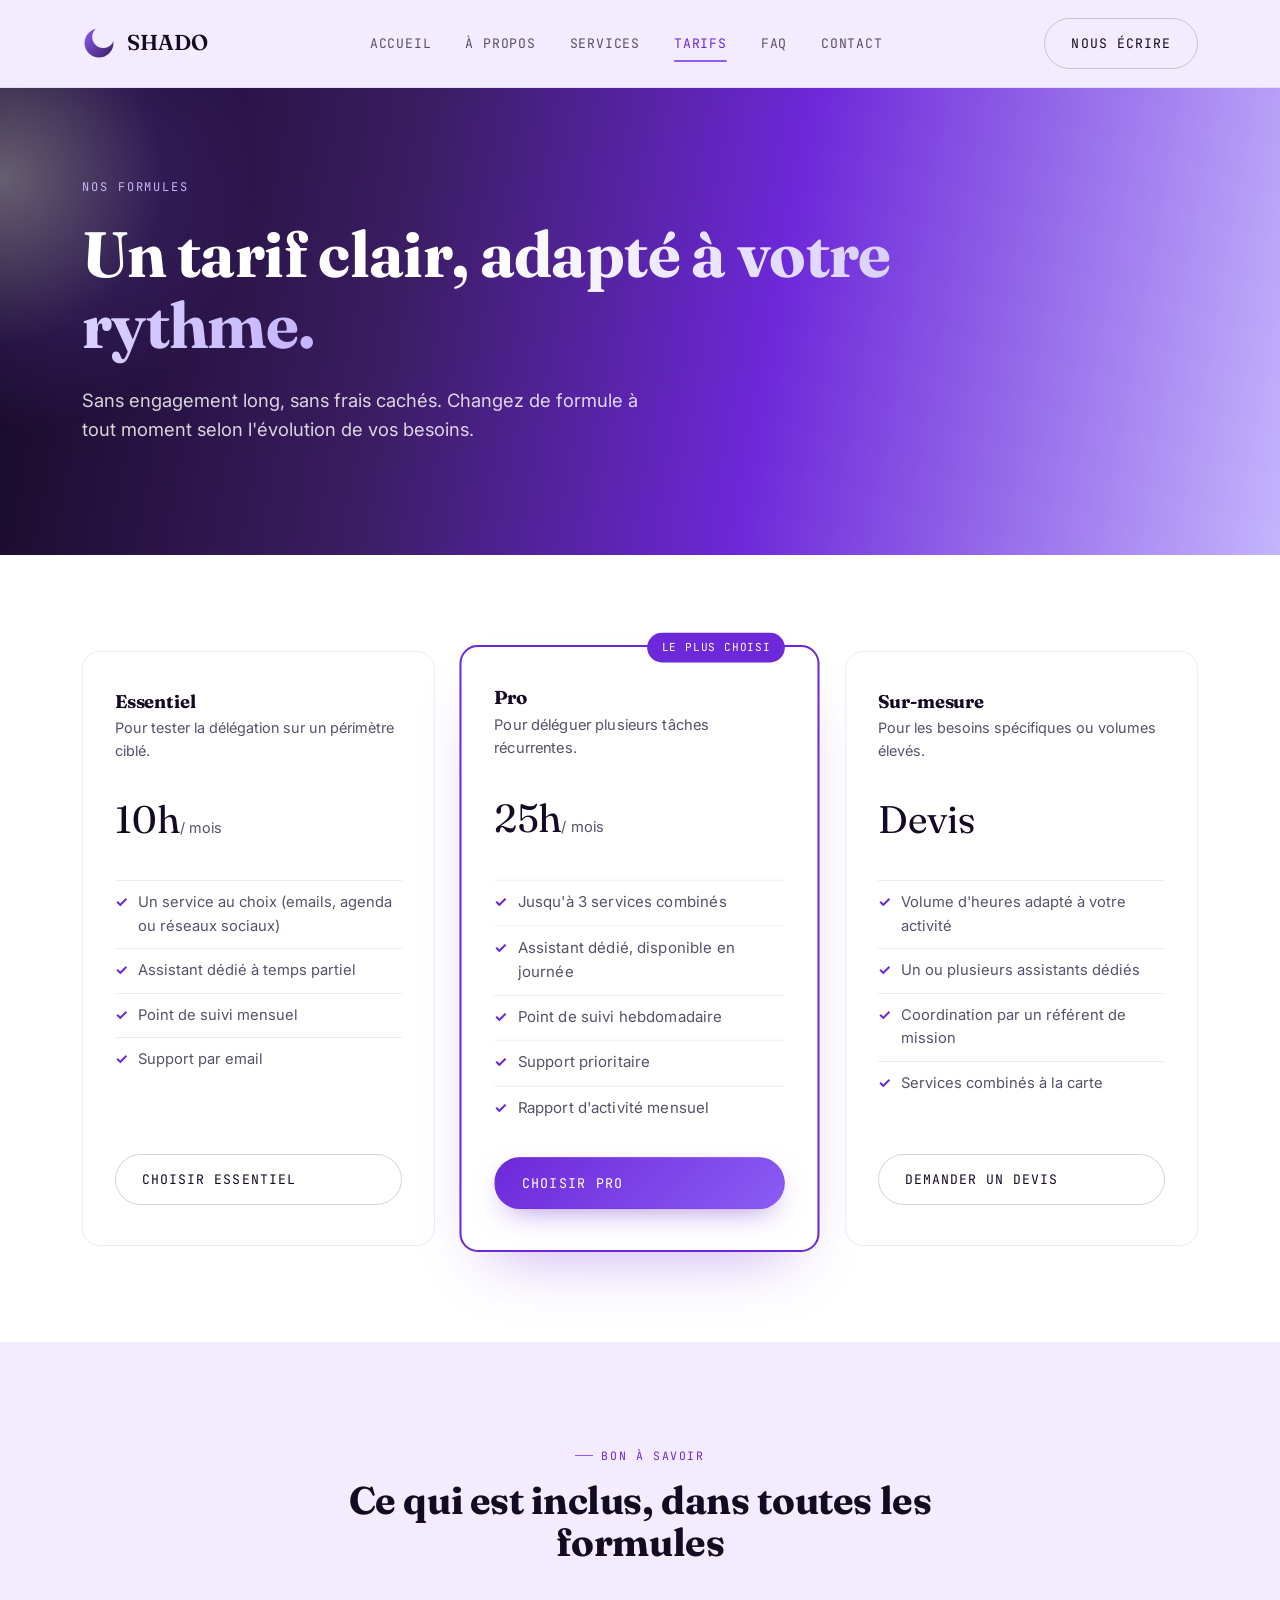
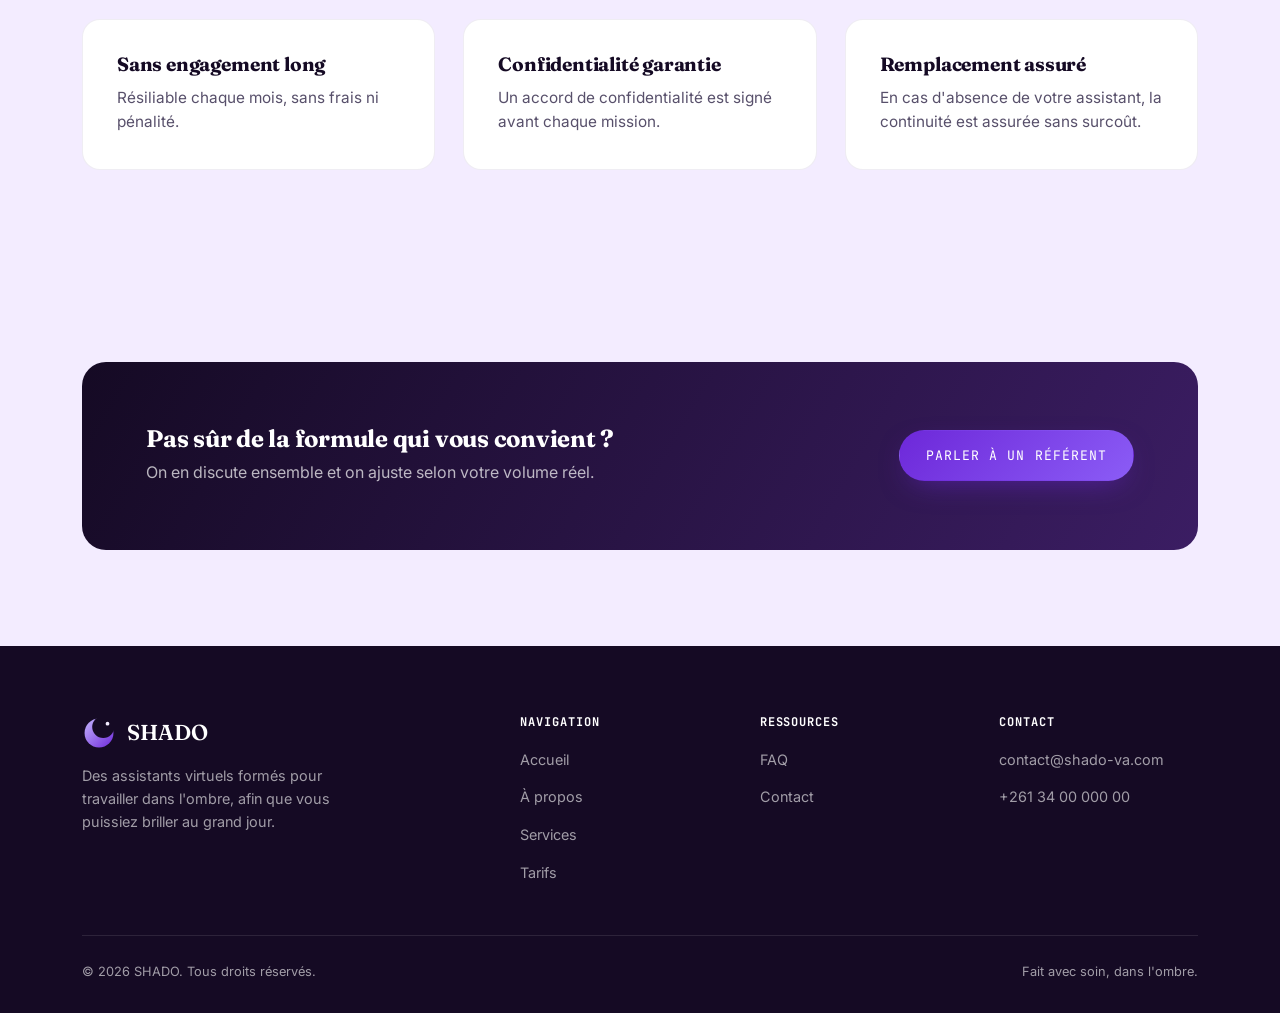
<file: tarifs.html>
<!DOCTYPE html>
<html lang="fr">
<head>
<meta charset="UTF-8">
<meta name="viewport" content="width=device-width, initial-scale=1.0">
<title>Tarifs — SHADO</title>
<meta name="description" content="Des formules d'assistance virtuelle adaptées à votre volume d'activité : Essentiel, Pro et Sur-mesure.">
<link rel="preconnect" href="https://fonts.googleapis.com">
<link href="https://fonts.googleapis.com/css2?family=Fraunces:ital,wght@0,400;0,600;1,500&family=Inter:wght@400;500;600&family=JetBrains+Mono:wght@400;500&display=swap" rel="stylesheet">
<link rel="stylesheet" href="style.css">
</head>
<body>

<header class="site">
  <div class="nav-wrap">
    <a href="index.html" class="logo"><span class="logo-mark" aria-hidden="true">
      <svg viewBox="0 0 40 40">
        <defs>
          <linearGradient id="logoGradNav" x1="0%" y1="0%" x2="100%" y2="100%">
            <stop offset="0%" stop-color="#8B5CF6"/>
            <stop offset="100%" stop-color="#3B1D63"/>
          </linearGradient>
          <mask id="logoMaskNav">
            <rect width="40" height="40" fill="#fff"/>
            <circle cx="25" cy="13" r="13" fill="#000"/>
          </mask>
        </defs>
        <circle class="logo-ring" cx="20" cy="20" r="17" fill="none" stroke="#8B5CF6" stroke-width="1.5"/>
        <circle cx="20" cy="20" r="17" fill="url(#logoGradNav)" mask="url(#logoMaskNav)"/>
        <circle class="logo-spark" cx="30" cy="9" r="2.2" fill="#F3ECFF"/>
      </svg>
    </span>SHADO</a>
    <nav class="links">
      <a href="index.html">Accueil</a>
      <a href="a-propos.html">À propos</a>
      <a href="services.html">Services</a>
      <a href="tarifs.html" class="active">Tarifs</a>
      <a href="faq.html">FAQ</a>
      <a href="contact.html">Contact</a>
    </nav>
    <div class="nav-cta">
      <a href="contact.html" class="btn btn-ghost">Nous écrire</a>
      <button class="burger" aria-label="Menu"><span></span><span></span><span></span></button>
    </div>
  </div>
</header>

<section class="hero" style="padding:90px 0 70px;">
  <div class="aura"></div>
  <div class="container">
    <span class="hero-eyebrow">Nos formules</span>
    <h1>Un tarif clair, <span class="fade">adapté à votre rythme.</span></h1>
    <p class="lead">Sans engagement long, sans frais cachés. Changez de formule à tout moment selon l'évolution de vos besoins.</p>
  </div>
</section>

<section class="bg-paper">
  <div class="container">
    <div class="grid grid-3">
      <div class="pricing-card">
        <h3>Essentiel</h3>
        <p style="color:var(--ink-soft);font-size:.9rem;">Pour tester la délégation sur un périmètre ciblé.</p>
        <div class="price">10h<span>/ mois</span></div>
        <ul>
          <li>Un service au choix (emails, agenda ou réseaux sociaux)</li>
          <li>Assistant dédié à temps partiel</li>
          <li>Point de suivi mensuel</li>
          <li>Support par email</li>
        </ul>
        <a href="contact.html" class="btn btn-ghost">Choisir Essentiel</a>
      </div>
      <div class="pricing-card featured">
        <span class="badge">Le plus choisi</span>
        <h3>Pro</h3>
        <p style="color:var(--ink-soft);font-size:.9rem;">Pour déléguer plusieurs tâches récurrentes.</p>
        <div class="price">25h<span>/ mois</span></div>
        <ul>
          <li>Jusqu'à 3 services combinés</li>
          <li>Assistant dédié, disponible en journée</li>
          <li>Point de suivi hebdomadaire</li>
          <li>Support prioritaire</li>
          <li>Rapport d'activité mensuel</li>
        </ul>
        <a href="contact.html" class="btn btn-primary">Choisir Pro</a>
      </div>
      <div class="pricing-card">
        <h3>Sur-mesure</h3>
        <p style="color:var(--ink-soft);font-size:.9rem;">Pour les besoins spécifiques ou volumes élevés.</p>
        <div class="price">Devis<span></span></div>
        <ul>
          <li>Volume d'heures adapté à votre activité</li>
          <li>Un ou plusieurs assistants dédiés</li>
          <li>Coordination par un référent de mission</li>
          <li>Services combinés à la carte</li>
        </ul>
        <a href="contact.html" class="btn btn-ghost">Demander un devis</a>
      </div>
    </div>
  </div>
</section>

<section>
  <div class="container">
    <div class="section-head center">
      <span class="eyebrow">Bon à savoir</span>
      <h2>Ce qui est inclus, dans toutes les formules</h2>
    </div>
    <div class="grid grid-3">
      <div class="card">
        <h3>Sans engagement long</h3>
        <p>Résiliable chaque mois, sans frais ni pénalité.</p>
      </div>
      <div class="card">
        <h3>Confidentialité garantie</h3>
        <p>Un accord de confidentialité est signé avant chaque mission.</p>
      </div>
      <div class="card">
        <h3>Remplacement assuré</h3>
        <p>En cas d'absence de votre assistant, la continuité est assurée sans surcoût.</p>
      </div>
    </div>
  </div>
</section>

<section>
  <div class="container">
    <div class="cta-band">
      <div>
        <h2>Pas sûr de la formule qui vous convient ?</h2>
        <p>On en discute ensemble et on ajuste selon votre volume réel.</p>
      </div>
      <a href="contact.html" class="btn btn-primary">Parler à un référent</a>
    </div>
  </div>
</section>

<footer class="site">
  <div class="container">
    <div class="footer-grid">
      <div>
        <div class="logo"><span class="logo-mark" aria-hidden="true">
          <svg viewBox="0 0 40 40">
            <defs>
              <linearGradient id="logoGradFooter" x1="0%" y1="0%" x2="100%" y2="100%">
                <stop offset="0%" stop-color="#C4B5FD"/>
                <stop offset="100%" stop-color="#6D28D9"/>
              </linearGradient>
              <mask id="logoMaskFooter">
                <rect width="40" height="40" fill="#fff"/>
                <circle cx="25" cy="13" r="13" fill="#000"/>
              </mask>
            </defs>
            <circle class="logo-ring" cx="20" cy="20" r="17" fill="none" stroke="#C4B5FD" stroke-width="1.5"/>
            <circle cx="20" cy="20" r="17" fill="url(#logoGradFooter)" mask="url(#logoMaskFooter)"/>
            <circle class="logo-spark" cx="30" cy="9" r="2.2" fill="#F3ECFF"/>
          </svg>
        </span>SHADO</div>
        <p>Des assistants virtuels formés pour travailler dans l'ombre, afin que vous puissiez briller au grand jour.</p>
      </div>
      <div>
        <h4>Navigation</h4>
        <ul>
          <li><a href="index.html">Accueil</a></li>
          <li><a href="a-propos.html">À propos</a></li>
          <li><a href="services.html">Services</a></li>
          <li><a href="tarifs.html">Tarifs</a></li>
        </ul>
      </div>
      <div>
        <h4>Ressources</h4>
        <ul>
          <li><a href="faq.html">FAQ</a></li>
          <li><a href="contact.html">Contact</a></li>
        </ul>
      </div>
      <div>
        <h4>Contact</h4>
        <ul>
          <li><a href="mailto:contact@shado-va.com">contact@shado-va.com</a></li>
          <li><a href="tel:+261340000000">+261 34 00 000 00</a></li>
        </ul>
      </div>
    </div>
    <div class="footer-bottom">
      <span>© 2026 SHADO. Tous droits réservés.</span>
      <span>Fait avec soin, dans l'ombre.</span>
    </div>
  </div>
</footer>

<script src="script.js"></script>
</body>
</html>
</file>
<file: style.css>
/* ==========================================================================
   SHADO — Assistants virtuels
   Design tokens
   ========================================================================== */
:root{
  --shadow-deep: #150A24;
  --shadow: #3B1D63;
  --violet: #6D28D9;
  --violet-bright: #8B5CF6;
  --lavender: #C4B5FD;
  --glow: #F3ECFF;
  --paper: #FFFFFF;
  --ink: #1B1027;
  --ink-soft: #58506B;

  --font-display: "Fraunces", "Georgia", serif;
  --font-body: "Inter", -apple-system, sans-serif;
  --font-mono: "JetBrains Mono", "Courier New", monospace;

  --radius: 18px;
  --radius-sm: 10px;
  --container: 1180px;
}

*{box-sizing:border-box;}
html{scroll-behavior:smooth;}
body{
  margin:0;
  font-family:var(--font-body);
  color:var(--ink);
  background:var(--glow);
  line-height:1.6;
  -webkit-font-smoothing:antialiased;
}
img{max-width:100%;display:block;}
a{color:inherit;text-decoration:none;}
h1,h2,h3,h4{
  font-family:var(--font-display);
  margin:0 0 .5em;
  color:var(--shadow-deep);
  line-height:1.1;
  letter-spacing:-.01em;
}
p{margin:0 0 1em;}
.container{
  max-width:var(--container);
  margin:0 auto;
  padding:0 32px;
}
.eyebrow{
  font-family:var(--font-mono);
  text-transform:uppercase;
  letter-spacing:.14em;
  font-size:.72rem;
  color:var(--violet);
  display:inline-flex;
  align-items:center;
  gap:8px;
  margin-bottom:14px;
}
.eyebrow::before{
  content:"";
  width:18px;height:1px;
  background:var(--violet-bright);
  display:inline-block;
}
em{
  font-style:italic;
  color:var(--violet);
}

/* ---------- Boutons ---------- */
.btn{
  display:inline-flex;
  align-items:center;
  gap:10px;
  font-family:var(--font-mono);
  font-size:.82rem;
  text-transform:uppercase;
  letter-spacing:.08em;
  padding:14px 26px;
  border-radius:999px;
  border:1px solid transparent;
  cursor:pointer;
  transition:transform .25s ease, box-shadow .25s ease, background .25s ease;
}
.btn-primary{
  background:linear-gradient(135deg, var(--violet), var(--violet-bright));
  color:#fff;
  box-shadow:0 10px 30px -12px rgba(109,40,217,.65);
}
.btn-primary:hover{transform:translateY(-2px);box-shadow:0 16px 34px -12px rgba(109,40,217,.75);}
.btn-ghost{
  background:transparent;
  border-color:rgba(21,10,36,.18);
  color:var(--shadow-deep);
}
.btn-ghost:hover{border-color:var(--violet);color:var(--violet);}
.btn-on-dark{border-color:rgba(255,255,255,.35);color:#fff;}
.btn-on-dark:hover{border-color:#fff;}

/* ---------- Header / Nav ---------- */
header.site{
  position:sticky;
  top:0;
  z-index:100;
  background:rgba(243,236,255,.78);
  backdrop-filter:blur(10px);
  border-bottom:1px solid rgba(59,29,99,.08);
}
.nav-wrap{
  display:flex;
  align-items:center;
  justify-content:space-between;
  padding:18px 32px;
  max-width:var(--container);
  margin:0 auto;
}
.logo{
  font-family:var(--font-display);
  font-weight:600;
  font-size:1.35rem;
  color:var(--shadow-deep);
  display:flex;
  align-items:center;
  gap:11px;
}

/* ---------- Logo SVG (éclipse : l'ombre qui laisse passer une étincelle) ---------- */
.logo-mark{
  display:inline-flex;
  width:34px;height:34px;
  transition:transform .5s cubic-bezier(.2,.8,.2,1);
}
.logo:hover .logo-mark{transform:rotate(18deg);}
.logo-mark svg{display:block;width:100%;height:100%;}
.logo-mark .logo-spark{
  animation:spark-pulse 3.2s ease-in-out infinite;
  transform-origin:29px 10px;
}
.logo-mark .logo-ring{
  opacity:0;
  transform-origin:20px 20px;
}
.logo-mark.is-ready .logo-ring{
  animation:ring-expand 1.1s ease-out .15s forwards;
}
@keyframes spark-pulse{
  0%, 100%{opacity:.65; transform:scale(1);}
  50%{opacity:1; transform:scale(1.35);}
}
@keyframes ring-expand{
  0%{opacity:.55; transform:scale(.6);}
  100%{opacity:0; transform:scale(1.7);}
}
footer .logo-mark .logo-spark{animation-duration:3.6s;}
@media (prefers-reduced-motion: reduce){
  .logo-mark .logo-spark{animation:none;}
  .logo-mark .logo-ring{animation:none;opacity:0;}
  .logo:hover .logo-mark{transform:none;}
}
nav.links{
  display:flex;
  align-items:center;
  gap:34px;
  font-family:var(--font-mono);
  font-size:.82rem;
  text-transform:uppercase;
  letter-spacing:.06em;
}
nav.links a{
  position:relative;
  color:var(--ink-soft);
  padding:4px 0;
  transition:color .2s ease;
}
nav.links a:hover, nav.links a.active{color:var(--violet);}
nav.links a.active::after{
  content:"";
  position:absolute;left:0;right:0;bottom:-4px;
  height:2px;background:var(--violet-bright);border-radius:2px;
}
.nav-cta{display:flex;align-items:center;gap:18px;}
.burger{
  display:none;
  flex-direction:column;
  gap:5px;
  background:none;border:none;cursor:pointer;padding:8px;
}
.burger span{width:22px;height:2px;background:var(--shadow-deep);display:block;border-radius:2px;}

/* ---------- Hero (ombre -> lumière) ---------- */
.hero{
  position:relative;
  overflow:hidden;
  background:linear-gradient(100deg, var(--shadow-deep) 0%, var(--shadow) 32%, var(--violet) 60%, var(--lavender) 100%);
  padding:120px 0 100px;
  color:#fff;
  isolation:isolate;
}
.hero .aura{
  position:absolute;
  width:520px;height:520px;
  border-radius:50%;
  background:radial-gradient(circle, rgba(255,255,255,.35), rgba(139,92,246,.12) 45%, transparent 70%);
  pointer-events:none;
  transform:translate(-50%,-50%);
  filter:blur(2px);
  z-index:0;
  transition:opacity .4s ease;
}
.hero .container{position:relative;z-index:1;}
.hero-eyebrow{
  font-family:var(--font-mono);
  text-transform:uppercase;
  letter-spacing:.16em;
  font-size:.75rem;
  color:var(--lavender);
  margin-bottom:22px;
  display:block;
}
.hero h1{
  color:#fff;
  font-size:clamp(2.4rem, 5vw, 4.2rem);
  max-width:820px;
  margin-bottom:26px;
}
.hero h1 .fade{
  background:linear-gradient(90deg, #fff 0%, var(--lavender) 100%);
  -webkit-background-clip:text;
  background-clip:text;
  color:transparent;
}
.hero p.lead{
  font-size:1.15rem;
  max-width:560px;
  color:rgba(255,255,255,.82);
  margin-bottom:40px;
}
.hero-actions{display:flex;gap:16px;flex-wrap:wrap;}
.hero-stats{
  display:flex;
  gap:48px;
  margin-top:70px;
  flex-wrap:wrap;
}
.hero-stats .stat b{
  font-family:var(--font-display);
  font-size:2rem;
  display:block;
  color:#fff;
}
.hero-stats .stat span{
  font-family:var(--font-mono);
  font-size:.72rem;
  text-transform:uppercase;
  letter-spacing:.08em;
  color:var(--lavender);
}

/* ---------- Sections génériques ---------- */
section{padding:96px 0;}
.section-head{
  max-width:640px;
  margin-bottom:56px;
}
.section-head.center{margin-left:auto;margin-right:auto;text-align:center;}
.section-head h2{font-size:clamp(1.8rem,3vw,2.6rem);}
.section-head p{color:var(--ink-soft);font-size:1.05rem;}

.bg-deep{background:var(--shadow-deep);color:#fff;}
.bg-deep h2, .bg-deep h3{color:#fff;}
.bg-deep p{color:rgba(255,255,255,.72);}
.bg-paper{background:var(--paper);}

/* ---------- Grilles / Cards ---------- */
.grid{display:grid;gap:28px;}
.grid-3{grid-template-columns:repeat(3,1fr);}
.grid-2{grid-template-columns:repeat(2,1fr);}
.grid-4{grid-template-columns:repeat(4,1fr);}

.card{
  background:var(--paper);
  border-radius:var(--radius);
  padding:34px;
  border:1px solid rgba(59,29,99,.08);
  transition:transform .25s ease, box-shadow .25s ease, border-color .25s ease;
}
.card:hover{
  transform:translateY(-4px);
  box-shadow:0 24px 50px -24px rgba(59,29,99,.35);
  border-color:rgba(139,92,246,.3);
}
.card .icon{
  width:46px;height:46px;
  border-radius:12px;
  background:linear-gradient(135deg, var(--violet), var(--violet-bright));
  display:flex;align-items:center;justify-content:center;
  color:#fff;
  margin-bottom:20px;
  font-family:var(--font-display);
  font-size:1.2rem;
}
.card h3{font-size:1.2rem;margin-bottom:10px;}
.card p{color:var(--ink-soft);font-size:.96rem;margin-bottom:0;}

/* ---------- Portfolio ---------- */
.portfolio-card{
  border-radius:var(--radius);
  overflow:hidden;
  background:var(--paper);
  border:1px solid rgba(59,29,99,.08);
  transition:transform .3s ease, box-shadow .3s ease;
}
.portfolio-card:hover{transform:translateY(-6px);box-shadow:0 30px 60px -28px rgba(59,29,99,.4);}
.portfolio-thumb{
  height:190px;
  position:relative;
  display:flex;
  align-items:flex-end;
  padding:20px;
  overflow:hidden;
}
.portfolio-thumb::after{
  content:"";
  position:absolute;inset:0;
  background:linear-gradient(160deg, rgba(21,10,36,.15), rgba(21,10,36,.55));
}
.portfolio-thumb .tag{
  position:relative;z-index:1;
  font-family:var(--font-mono);
  font-size:.7rem;
  text-transform:uppercase;
  letter-spacing:.08em;
  color:#fff;
  background:rgba(255,255,255,.16);
  border:1px solid rgba(255,255,255,.35);
  padding:5px 12px;
  border-radius:999px;
  backdrop-filter:blur(4px);
}
.portfolio-body{padding:24px;}
.portfolio-body h3{font-size:1.1rem;margin-bottom:8px;}
.portfolio-body p{font-size:.92rem;color:var(--ink-soft);}
.portfolio-meta{
  display:flex;
  justify-content:space-between;
  margin-top:16px;
  padding-top:16px;
  border-top:1px solid rgba(59,29,99,.08);
  font-family:var(--font-mono);
  font-size:.72rem;
  text-transform:uppercase;
  letter-spacing:.05em;
  color:var(--violet);
}

.thumb-1{background:linear-gradient(140deg,#8B5CF6,#3B1D63);}
.thumb-2{background:linear-gradient(140deg,#C4B5FD,#6D28D9);}
.thumb-3{background:linear-gradient(140deg,#6D28D9,#150A24);}
.thumb-4{background:linear-gradient(140deg,#3B1D63,#8B5CF6);}

/* ---------- Process / timeline ---------- */
.process{
  display:grid;
  grid-template-columns:repeat(4,1fr);
  gap:0;
  position:relative;
}
.process::before{
  content:"";
  position:absolute;
  top:22px;left:6%;right:6%;
  height:1px;
  background:repeating-linear-gradient(90deg, rgba(139,92,246,.4) 0 8px, transparent 8px 16px);
}
.process-step{position:relative;padding-right:20px;}
.process-step .num{
  font-family:var(--font-mono);
  font-size:.75rem;
  color:var(--violet);
  width:44px;height:44px;
  border-radius:50%;
  background:var(--glow);
  border:1px solid var(--lavender);
  display:flex;align-items:center;justify-content:center;
  margin-bottom:18px;
  position:relative;z-index:1;
}
.process-step h4{font-size:1.02rem;margin-bottom:8px;}
.process-step p{font-size:.9rem;color:var(--ink-soft);}

/* ---------- Testimonials ---------- */
.testimonial{
  background:var(--paper);
  border-radius:var(--radius);
  padding:36px;
  border:1px solid rgba(59,29,99,.08);
}
.testimonial p{font-family:var(--font-display);font-style:italic;font-size:1.15rem;color:var(--shadow-deep);}
.testimonial .who{
  font-family:var(--font-mono);
  font-size:.78rem;
  color:var(--violet);
  text-transform:uppercase;
  letter-spacing:.05em;
}

/* ---------- CTA band ---------- */
.cta-band{
  background:linear-gradient(120deg, var(--shadow-deep), var(--shadow));
  color:#fff;
  border-radius:24px;
  padding:64px;
  display:flex;
  align-items:center;
  justify-content:space-between;
  gap:40px;
  flex-wrap:wrap;
}
.cta-band h2{color:#fff;margin-bottom:8px;}
.cta-band p{color:rgba(255,255,255,.7);margin:0;}

/* ---------- Tables tarifs ---------- */
.pricing-card{
  background:var(--paper);
  border-radius:var(--radius);
  padding:40px 32px;
  border:1px solid rgba(59,29,99,.08);
  display:flex;
  flex-direction:column;
  position:relative;
}
.pricing-card.featured{
  border:2px solid var(--violet);
  box-shadow:0 30px 60px -30px rgba(109,40,217,.4);
  transform:scale(1.02);
}
.pricing-card .badge{
  position:absolute;top:-14px;right:32px;
  background:var(--violet);
  color:#fff;
  font-family:var(--font-mono);
  font-size:.68rem;
  text-transform:uppercase;
  letter-spacing:.06em;
  padding:6px 14px;
  border-radius:999px;
}
.pricing-card h3{font-size:1.15rem;margin-bottom:4px;}
.pricing-card .price{
  font-family:var(--font-display);
  font-size:2.4rem;
  color:var(--shadow-deep);
  margin:12px 0 4px;
}
.pricing-card .price span{font-size:.9rem;font-family:var(--font-body);color:var(--ink-soft);}
.pricing-card ul{list-style:none;padding:0;margin:26px 0;flex:1;}
.pricing-card li{
  padding:10px 0;
  border-top:1px solid rgba(59,29,99,.08);
  font-size:.92rem;
  color:var(--ink-soft);
  display:flex;
  gap:10px;
}
.pricing-card li::before{content:"✓";color:var(--violet);font-weight:700;}

/* ---------- FAQ accordion ---------- */
.faq-item{
  border-bottom:1px solid rgba(59,29,99,.12);
}
.faq-q{
  width:100%;
  background:none;
  border:none;
  text-align:left;
  padding:24px 0;
  display:flex;
  justify-content:space-between;
  align-items:center;
  cursor:pointer;
  font-family:var(--font-display);
  font-size:1.08rem;
  color:var(--shadow-deep);
}
.faq-q .plus{
  font-family:var(--font-mono);
  font-size:1.2rem;
  color:var(--violet);
  transition:transform .3s ease;
}
.faq-item.open .plus{transform:rotate(45deg);}
.faq-a{
  max-height:0;
  overflow:hidden;
  transition:max-height .35s ease;
  color:var(--ink-soft);
  font-size:.96rem;
  padding-right:60px;
}
.faq-item.open .faq-a{padding-bottom:22px;}

/* ---------- Formulaire contact ---------- */
.contact-grid{
  display:grid;
  grid-template-columns:1fr 1fr;
  gap:56px;
  align-items:start;
}
.form-field{margin-bottom:20px;}
.form-field label{
  display:block;
  font-family:var(--font-mono);
  font-size:.72rem;
  text-transform:uppercase;
  letter-spacing:.06em;
  color:var(--ink-soft);
  margin-bottom:8px;
}
.form-field input, .form-field select, .form-field textarea{
  width:100%;
  padding:14px 16px;
  border-radius:var(--radius-sm);
  border:1px solid rgba(59,29,99,.18);
  background:var(--paper);
  font-family:var(--font-body);
  font-size:.95rem;
  color:var(--ink);
  transition:border-color .2s ease, box-shadow .2s ease;
}
.form-field input:focus, .form-field select:focus, .form-field textarea:focus{
  outline:none;
  border-color:var(--violet);
  box-shadow:0 0 0 3px rgba(139,92,246,.18);
}
.form-field textarea{resize:vertical;min-height:120px;}
.contact-info-card{
  background:var(--shadow-deep);
  color:#fff;
  border-radius:var(--radius);
  padding:36px;
}
.contact-info-card h3{color:#fff;font-size:1.15rem;}
.contact-info-row{
  display:flex;
  gap:14px;
  padding:16px 0;
  border-top:1px solid rgba(255,255,255,.12);
}
.contact-info-row .k{font-family:var(--font-mono);font-size:.72rem;text-transform:uppercase;color:var(--lavender);min-width:90px;}
.contact-info-row .v{color:rgba(255,255,255,.85);font-size:.92rem;}
#form-feedback{
  margin-top:16px;
  font-family:var(--font-mono);
  font-size:.85rem;
  color:var(--violet);
  display:none;
}
#form-feedback.show{display:block;}

/* ---------- Footer ---------- */
footer.site{
  background:var(--shadow-deep);
  color:rgba(255,255,255,.6);
  padding:70px 0 30px;
}
.footer-grid{
  display:grid;
  grid-template-columns:2fr 1fr 1fr 1fr;
  gap:40px;
  padding-bottom:50px;
  border-bottom:1px solid rgba(255,255,255,.1);
}
.footer-grid .logo{color:#fff;margin-bottom:14px;}
.footer-grid p{font-size:.9rem;max-width:280px;}
.footer-grid h4{
  color:#fff;
  font-family:var(--font-mono);
  font-size:.75rem;
  text-transform:uppercase;
  letter-spacing:.08em;
  margin-bottom:18px;
}
.footer-grid ul{list-style:none;padding:0;margin:0;display:flex;flex-direction:column;gap:12px;}
.footer-grid a{font-size:.9rem;transition:color .2s ease;}
.footer-grid a:hover{color:var(--lavender);}
.footer-bottom{
  display:flex;
  justify-content:space-between;
  padding-top:26px;
  font-size:.8rem;
  flex-wrap:wrap;
  gap:10px;
}

/* ---------- Responsive ---------- */
@media (max-width:920px){
  nav.links, .nav-cta .btn-ghost{display:none;}
  .burger{display:flex;}
  .grid-3, .grid-4{grid-template-columns:1fr 1fr;}
  .process{grid-template-columns:1fr 1fr;gap:28px;}
  .process::before{display:none;}
  .contact-grid{grid-template-columns:1fr;}
  .footer-grid{grid-template-columns:1fr 1fr;}
  .cta-band{padding:40px;}
}
@media (max-width:620px){
  .grid-3, .grid-4, .grid-2{grid-template-columns:1fr;}
  .hero{padding:90px 0 70px;}
  .footer-grid{grid-template-columns:1fr;}
  .pricing-card.featured{transform:none;}
  section{padding:64px 0;}
}

@media (prefers-reduced-motion: reduce){
  html{scroll-behavior:auto;}
  .hero .aura{display:none;}
  *{transition:none !important;}
}
</file>
